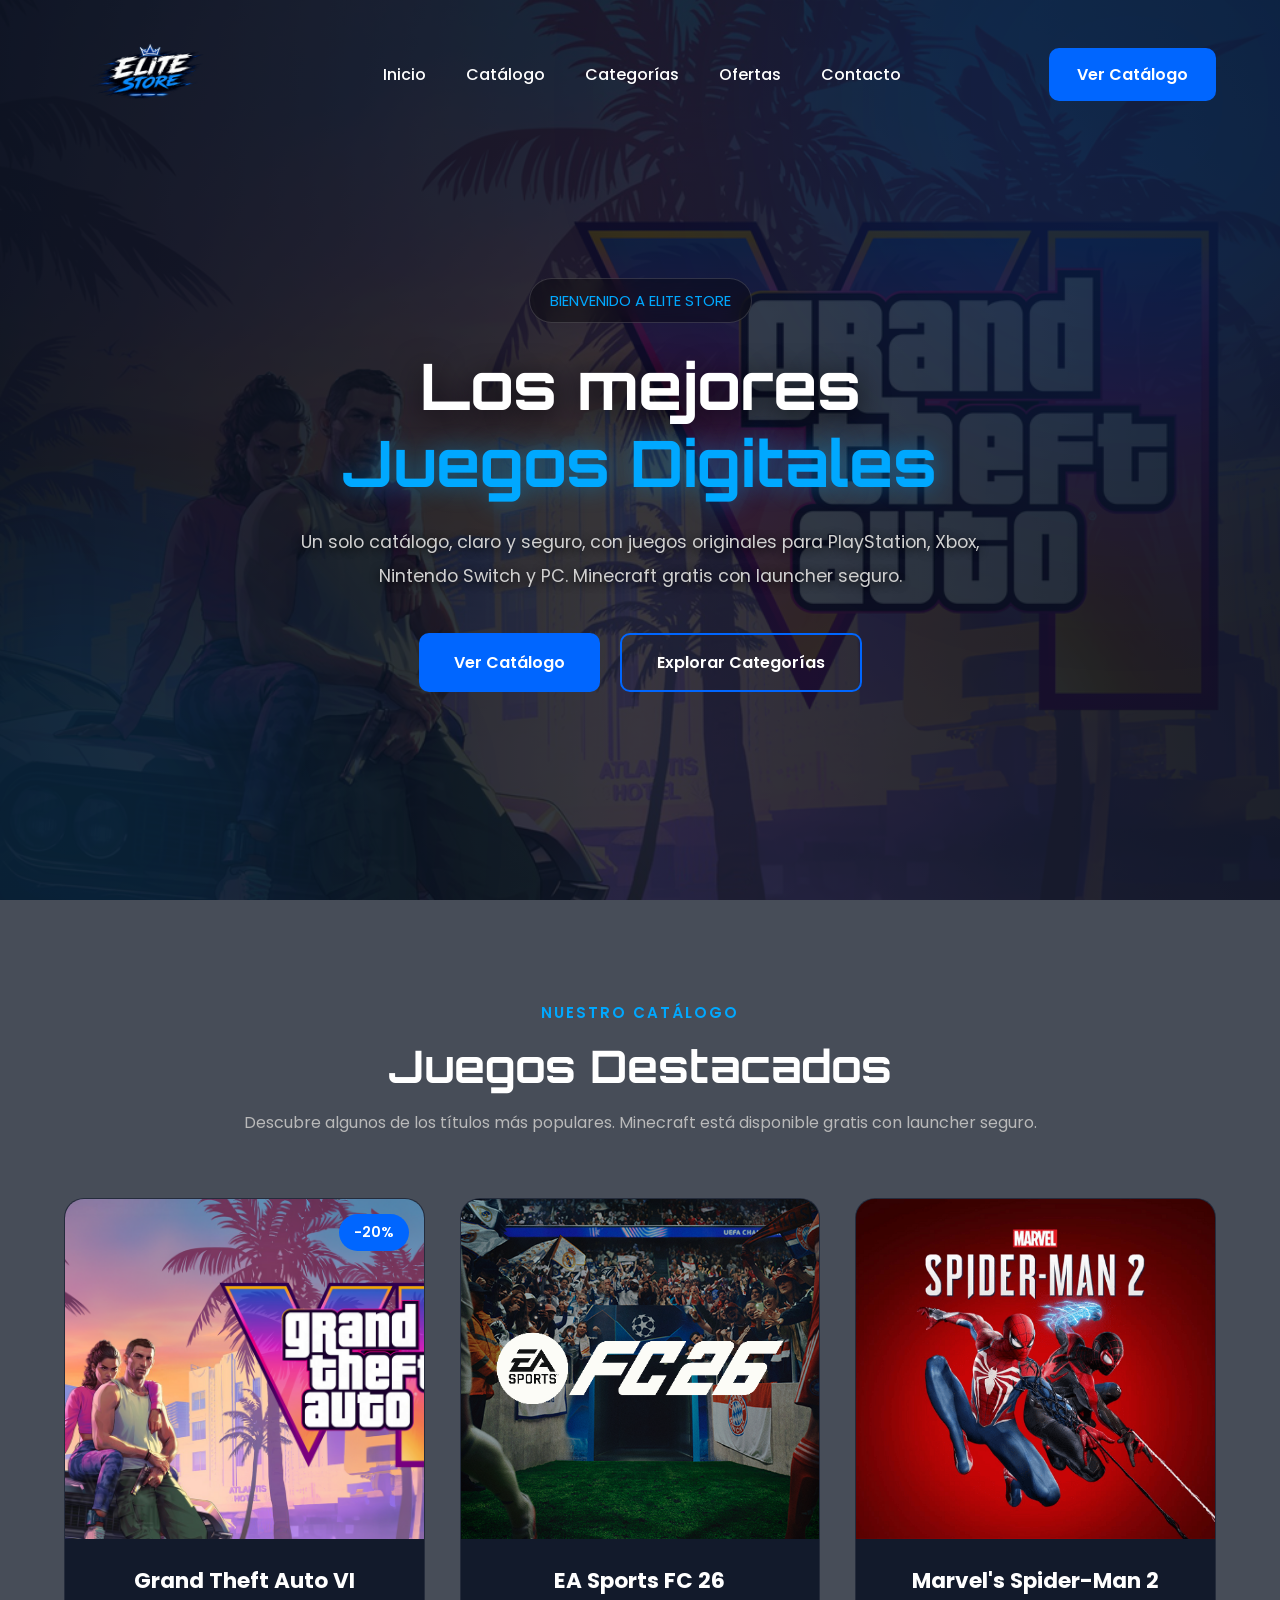
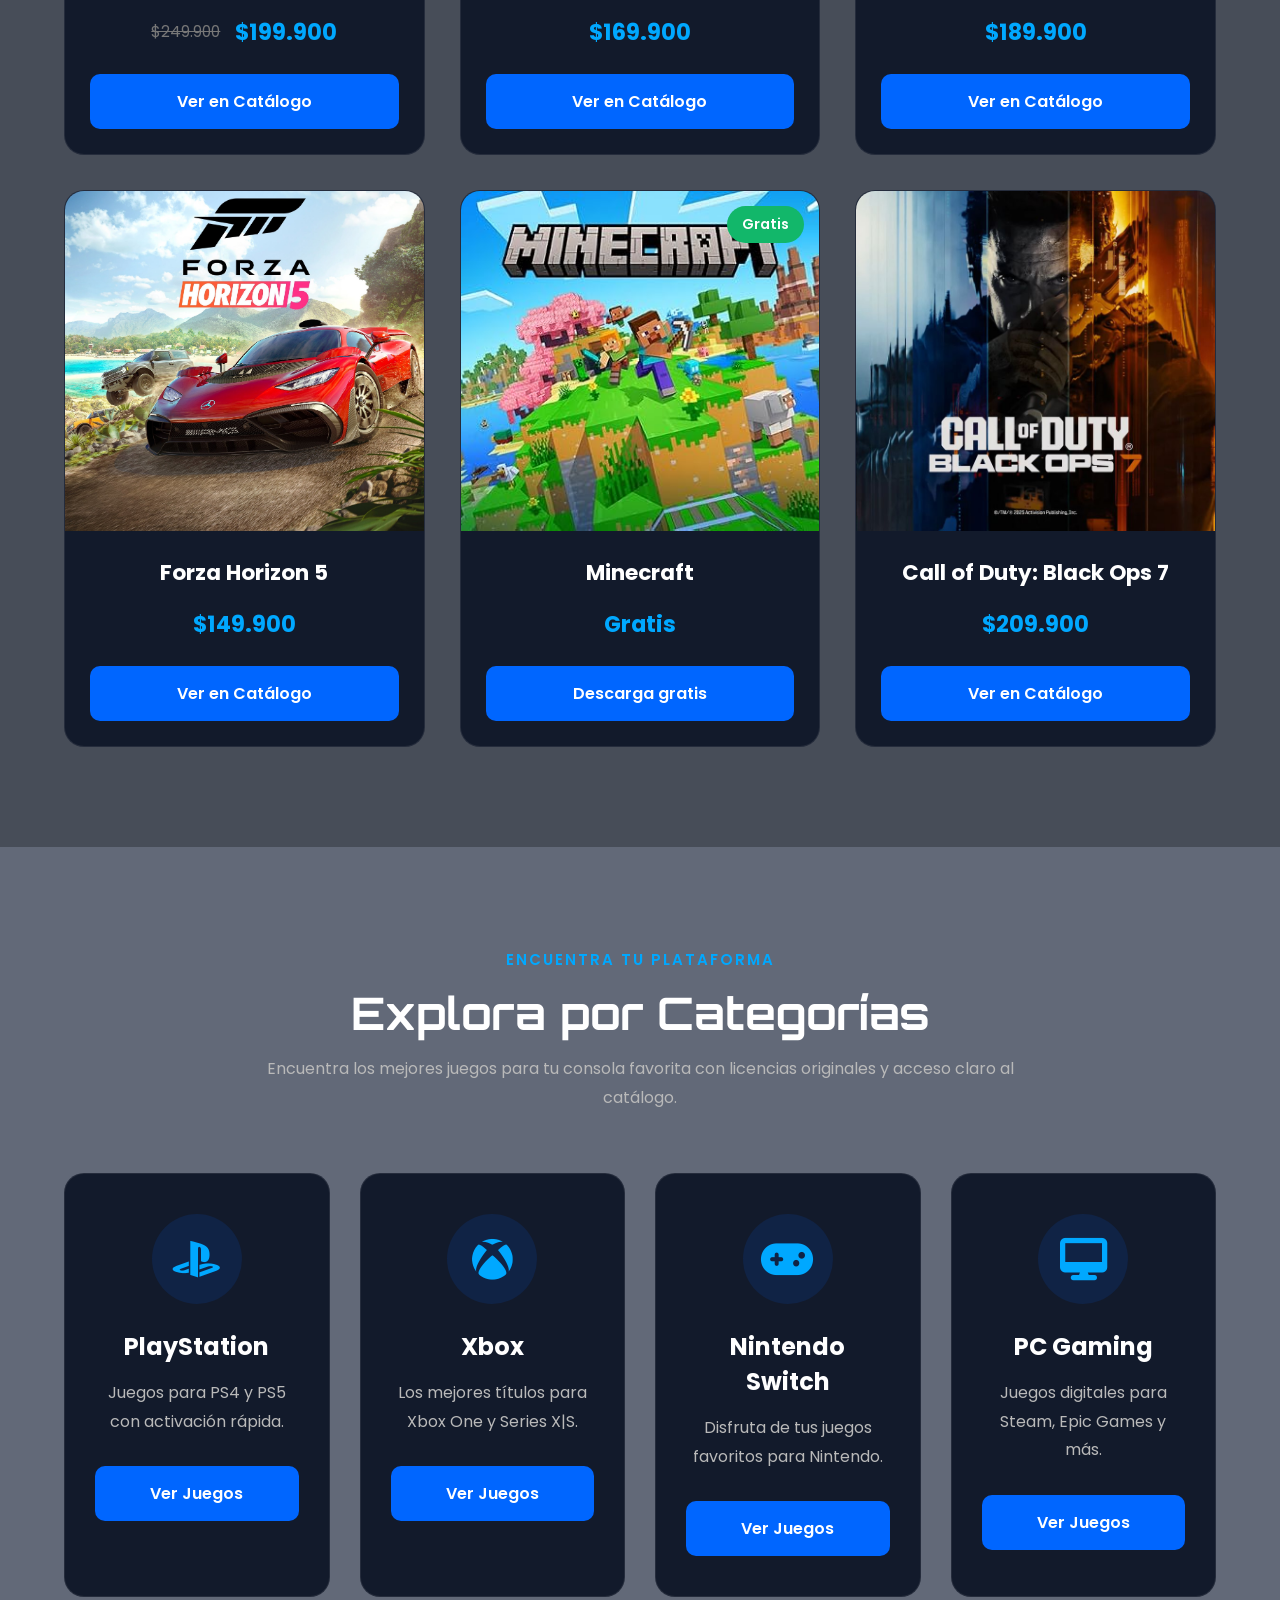
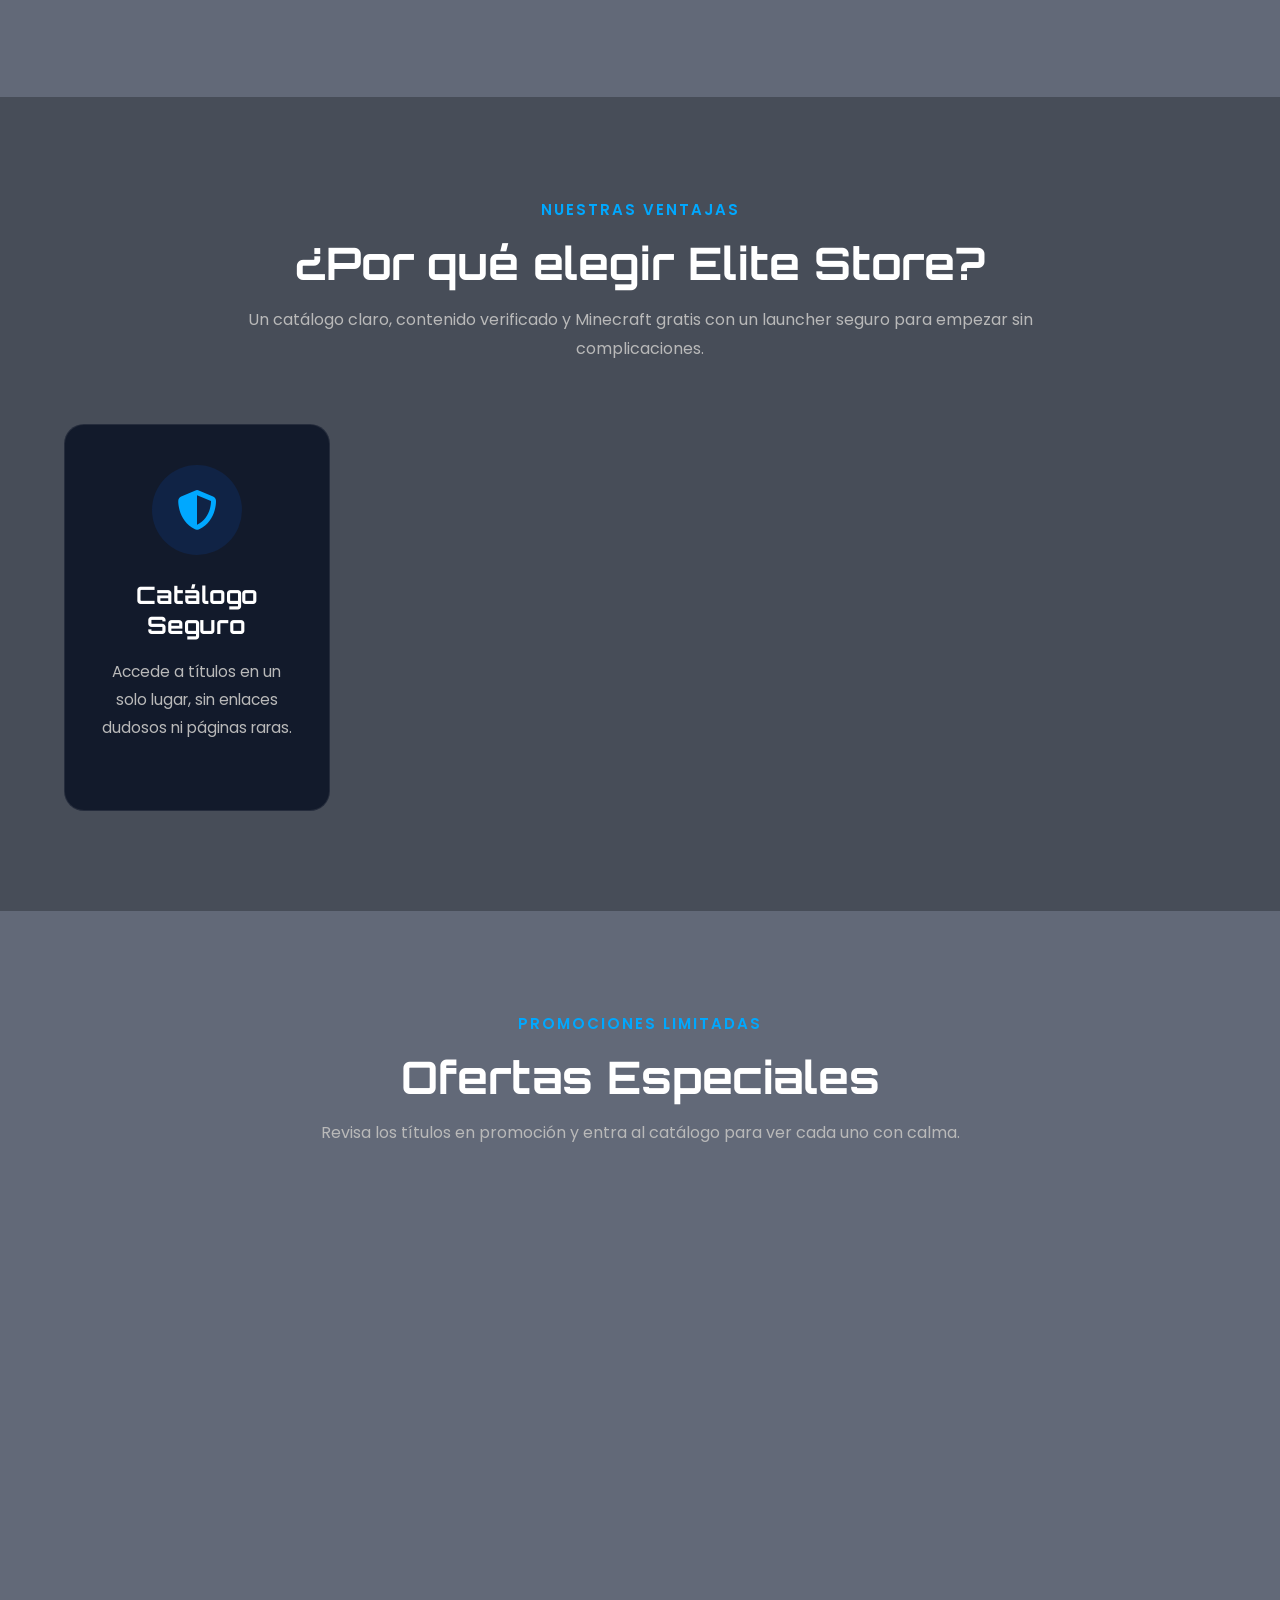
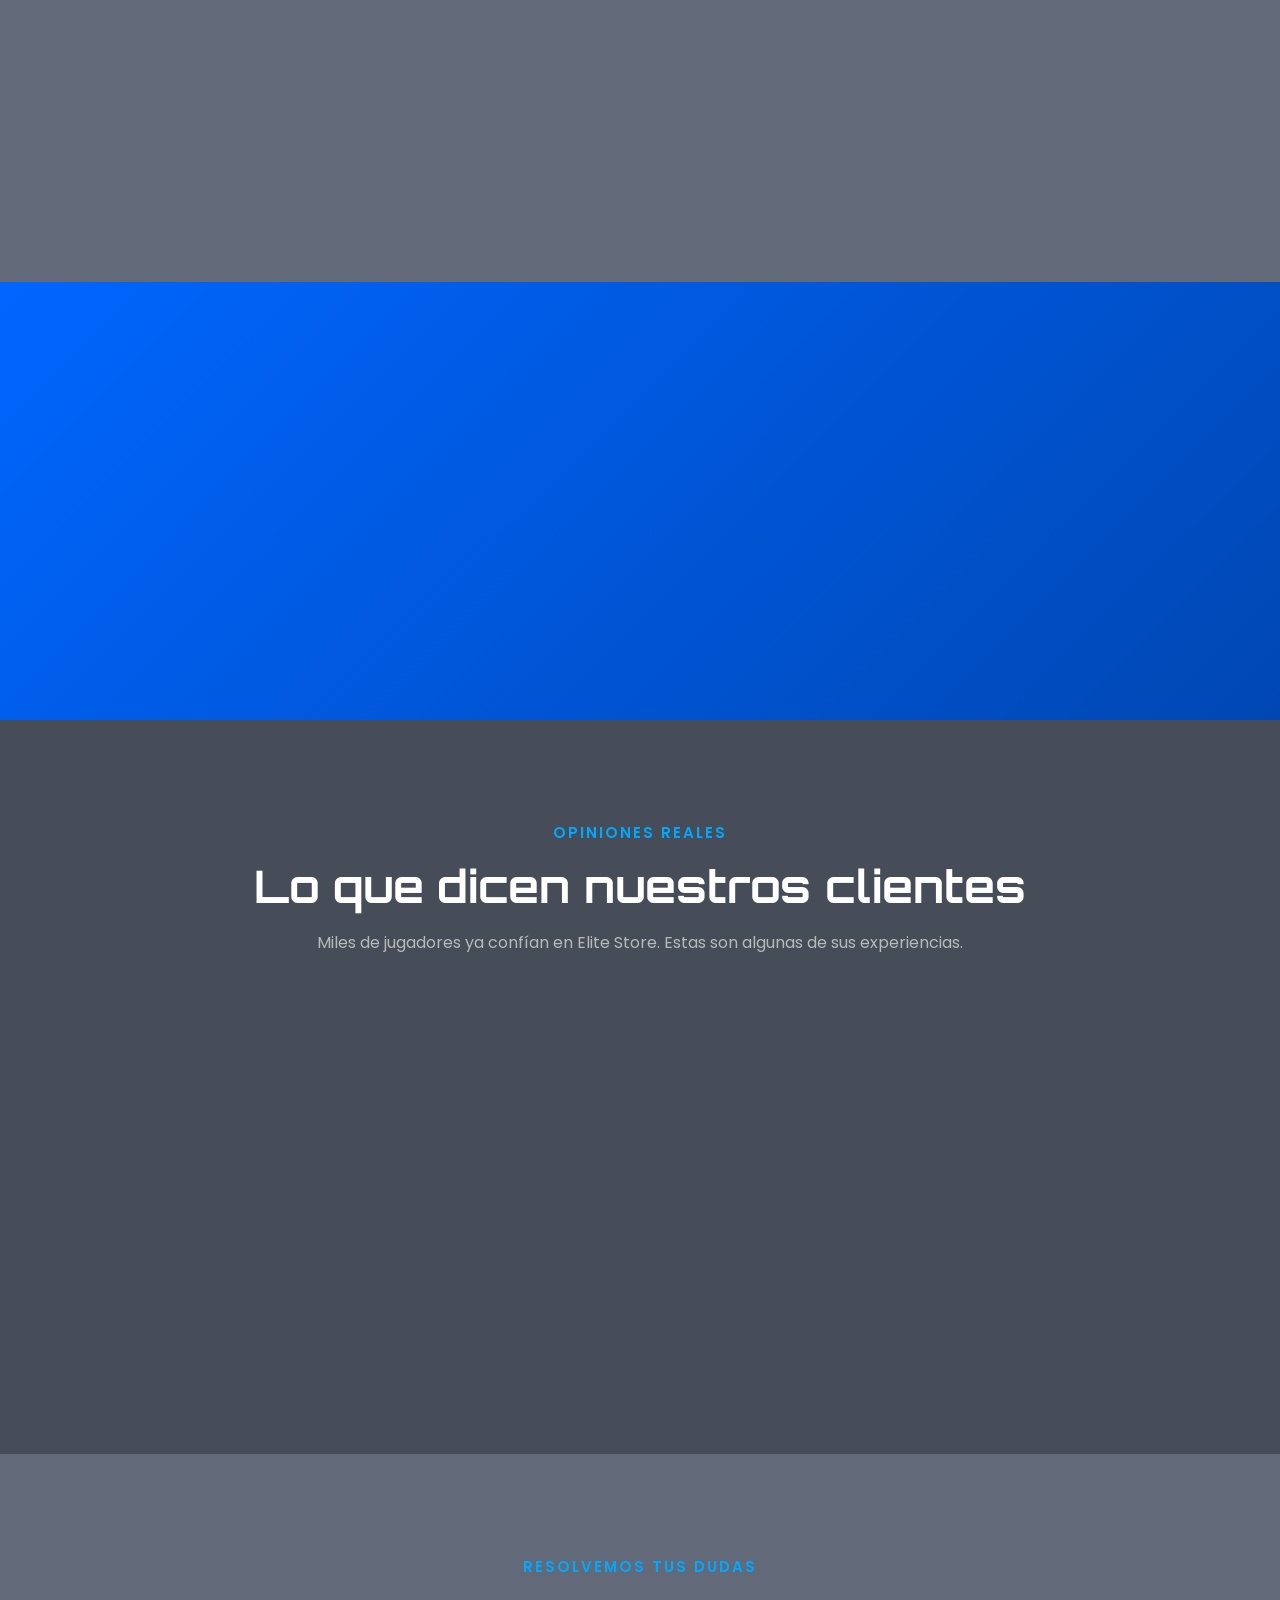
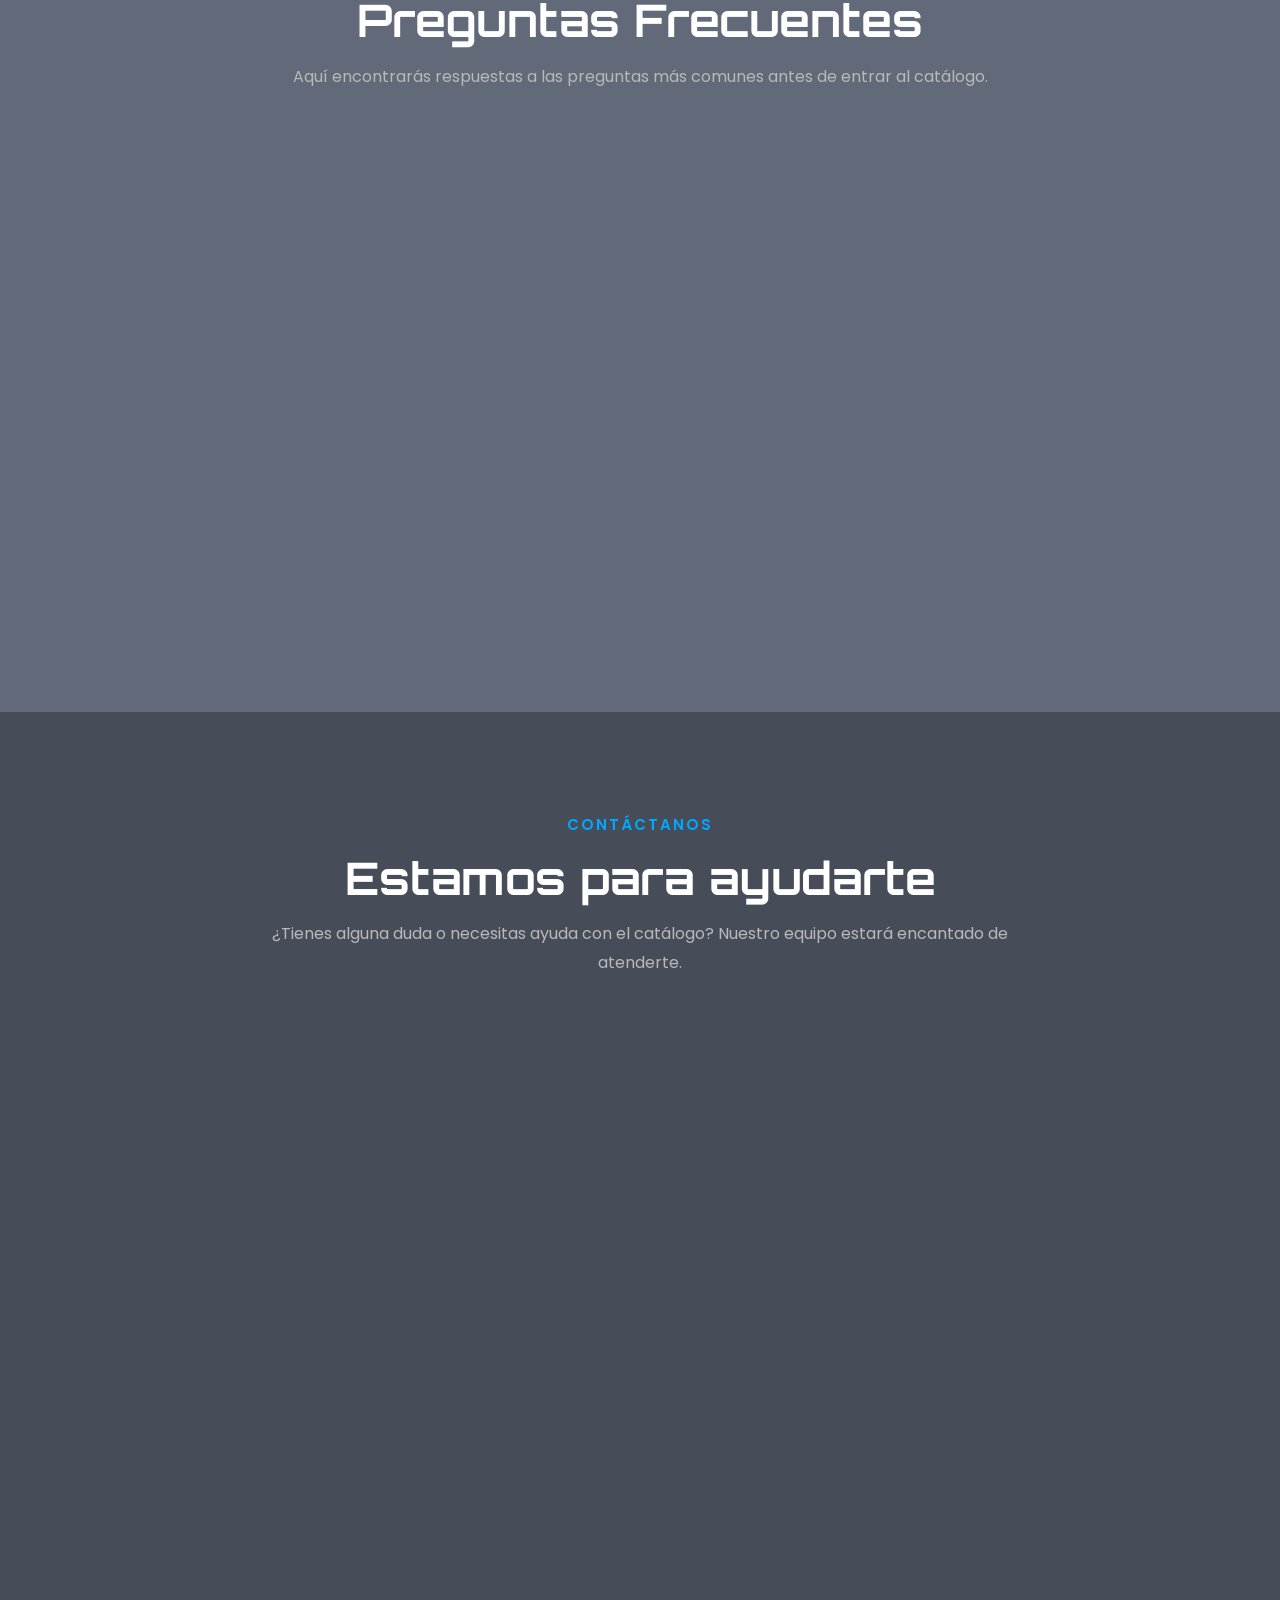
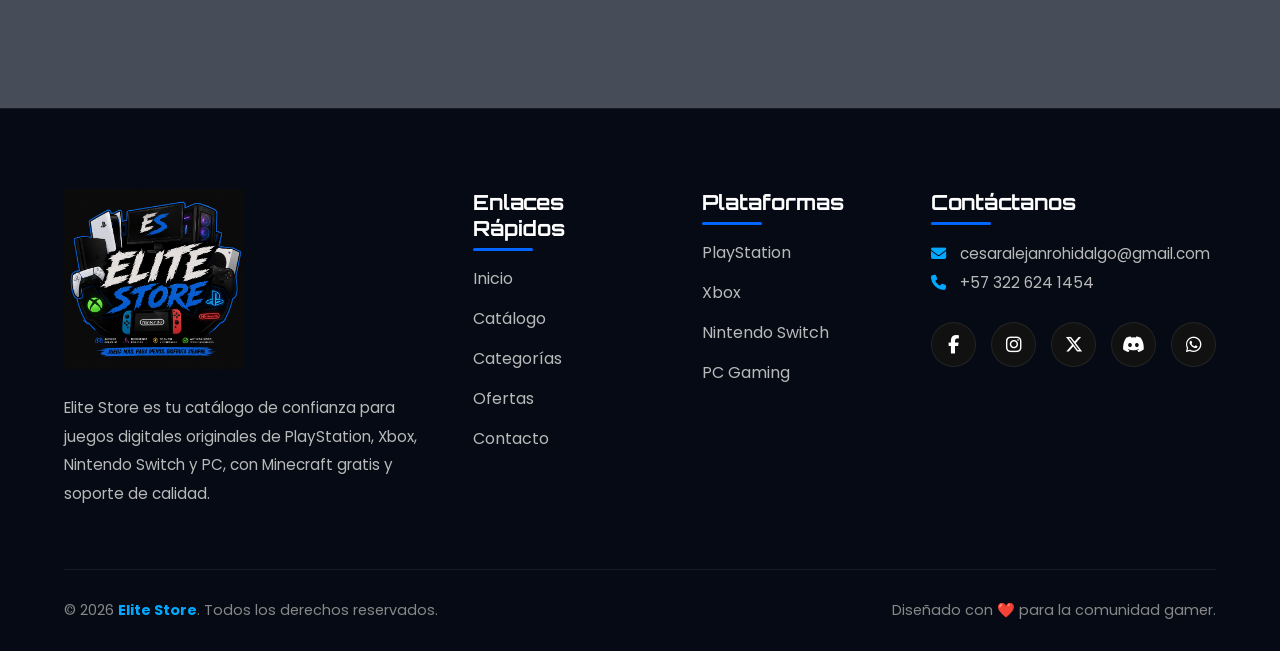
<file: index.html>
<!DOCTYPE html>
<html lang="es">

<head>
    <meta charset="UTF-8">
    <meta name="viewport" content="width=device-width, initial-scale=1.0">
    <title>Elite Store | Juegos Digitales Premium</title>
    <meta name="description" content="Catálogo de juegos digitales originales para PlayStation, Xbox, Nintendo y PC. Minecraft gratis con launcher seguro.">
    <meta name="keywords" content="Elite Store, juegos digitales, PlayStation, Xbox, Nintendo, PC, Minecraft gratis">
    <link rel="icon" href="Elite_Store_Logo(1).png.png" type="image/png">
    <link rel="preconnect" href="https://fonts.googleapis.com">
    <link rel="preconnect" href="https://fonts.gstatic.com" crossorigin>
    <link href="https://fonts.googleapis.com/css2?family=Orbitron:wght@500;700;800&family=Poppins:wght@300;400;500;600;700&display=swap" rel="stylesheet">
    <link rel="stylesheet" href="https://cdnjs.cloudflare.com/ajax/libs/font-awesome/6.7.2/css/all.min.css">
    <link rel="stylesheet" href="style.css">
</head>

<body>
<div class="loader" id="pageLoader">
    <div class="loader-ring">
        <div class="spinner"></div>
        <img src="Elite_Store_Logo(1).png.png" alt="Elite Store" class="loader-logo">
    </div>
    <p class="loader-text" id="loaderText">Cargando Elite Store</p>
</div>

<header class="header">
    <div class="container header-container">
        <a href="#inicio" class="logo"><img src="clasico.jpg.png" alt="Elite Store Logo"></a>
        <nav class="navbar">
            <ul class="nav-links">
                <li><a href="#inicio">Inicio</a></li>
                <li><a href="juegos.html">Catálogo</a></li>
                <li><a href="#categorias">Categorías</a></li>
                <li><a href="#ofertas">Ofertas</a></li>
                <li><a href="#contacto">Contacto</a></li>
            </ul>
        </nav>
        <a href="juegos.html" class="btn-header">Ver Catálogo</a>
        <button class="menu-btn" id="menuBtn" type="button" aria-label="Abrir menú">
            <i class="fa-solid fa-bars"></i>
        </button>
    </div>
</header>

<div class="mobile-menu" id="mobileMenu">
    <div class="mobile-menu-head">
        <span>Menú</span>
        <button type="button" id="closeMenu" aria-label="Cerrar menú"><i class="fa-solid fa-xmark"></i></button>
    </div>
    <a href="#inicio"><i class="fa-solid fa-house"></i> Inicio</a>
    <a href="juegos.html"><i class="fa-solid fa-gamepad"></i> Catálogo</a>
    <a href="#categorias"><i class="fa-solid fa-layer-group"></i> Categorías</a>
    <a href="#ofertas"><i class="fa-solid fa-tags"></i> Ofertas</a>
    <a href="#contacto"><i class="fa-solid fa-envelope"></i> Contacto</a>
</div>

<section class="hero" id="inicio">
    <div class="hero-slide active" style="background-image: url('gtaVI.jpg.png');"></div>
    <div class="hero-slide" style="background-image: url('fc26.jpg.png');"></div>
    <div class="hero-slide" style="background-image: url('pokemon.jpg.png');"></div>
    <div class="hero-slide" style="background-image: url('BlackMyth.jpg.png');"></div>
    <div class="hero-overlay"></div>
    <div class="container hero-container">
        <div class="hero-content">
            <span class="hero-subtitle"> BIENVENIDO A ELITE STORE</span>
            <h1>Los mejores <span id="changing-text">Juegos Digitales</span></h1>
            <p>Un solo catálogo, claro y seguro, con juegos originales para PlayStation, Xbox, Nintendo Switch y PC. Minecraft gratis con launcher seguro.</p>
            <div class="hero-buttons">
                <a href="juegos.html" class="btn-primary">Ver Catálogo</a>
                <a href="#categorias" class="btn-secondary">Explorar Categorías</a>
            </div>
        </div>
    </div>
</section>

<section class="featured-games" id="juegos">
    <div class="container">
        <div class="section-title">
            <span>Nuestro Catálogo</span>
            <h2> Juegos Destacados</h2>
            <p>Descubre algunos de los títulos más populares. Minecraft está disponible gratis con launcher seguro.</p>
        </div>
        <div class="games-grid">
            <article class="game-card">
                <div class="game-image">
                    <img src="gtaVI.jpg.png" alt="GTA VI">
                    <span class="discount">-20%</span>
                </div>
                <div class="game-info">
                    <h3>Grand Theft Auto VI</h3>
                    <div class="price"><span class="old-price">$249.900</span><span class="new-price">$199.900</span></div>
                    <a href="juegos.html" class="game-btn">Ver en Catálogo</a>
                </div>
            </article>
            <article class="game-card">
                <div class="game-image"><img src="fc26.jpg.png" alt="FC 26"></div>
                <div class="game-info">
                    <h3>EA Sports FC 26</h3>
                    <div class="price"><span class="new-price">$169.900</span></div>
                    <a href="juegos.html" class="game-btn">Ver en Catálogo</a>
                </div>
            </article>
            <article class="game-card">
                <div class="game-image"><img src="Spiderman.jpg.png" alt="Spider-Man 2"></div>
                <div class="game-info">
                    <h3>Marvel's Spider-Man 2</h3>
                    <div class="price"><span class="new-price">$189.900</span></div>
                    <a href="juegos.html" class="game-btn">Ver en Catálogo</a>
                </div>
            </article>
            <article class="game-card">
                <div class="game-image"><img src="forza.jpg.jpg" alt="Forza Horizon 5"></div>
                <div class="game-info">
                    <h3>Forza Horizon 5</h3>
                    <div class="price"><span class="new-price">$149.900</span></div>
                    <a href="juegos.html" class="game-btn">Ver en Catálogo</a>
                </div>
            </article>
            <article class="game-card">
                <div class="game-image">
                    <img src="minecraft.jpg.jpg" alt="Minecraft">
                    <span class="discount free">Gratis</span>
                </div>
                <div class="game-info">
                    <h3>Minecraft</h3>
                    <div class="price"><span class="new-price">Gratis</span></div>
                    <a href="juegos.html" class="game-btn">Descarga gratis</a>
                </div>
            </article>
            <article class="game-card">
                <div class="game-image"><img src="black.jpg.jpg" alt="Call of Duty Black Ops 7"></div>
                <div class="game-info">
                    <h3>Call of Duty: Black Ops 7</h3>
                    <div class="price"><span class="new-price">$209.900</span></div>
                    <a href="juegos.html" class="game-btn">Ver en Catálogo</a>
                </div>
            </article>
        </div>
    </div>
</section>

<section class="categories" id="categorias">
    <div class="container">
        <div class="section-title">
            <span>Encuentra tu Plataforma</span>
            <h2> Explora por Categorías</h2>
            <p>Encuentra los mejores juegos para tu consola favorita con licencias originales y acceso claro al catálogo.</p>
        </div>
        <div class="categories-grid">
            <div class="category-card">
                <div class="category-icon"><i class="fa-brands fa-playstation"></i></div>
                <h3>PlayStation</h3>
                <p>Juegos para PS4 y PS5 con activación rápida.</p>
                <a href="juegos.html?categoria=playstation" class="category-btn">Ver Juegos</a>
            </div>
            <div class="category-card">
                <div class="category-icon"><i class="fa-brands fa-xbox"></i></div>
                <h3>Xbox</h3>
                <p>Los mejores títulos para Xbox One y Series X|S.</p>
                <a href="juegos.html?categoria=xbox" class="category-btn">Ver Juegos</a>
            </div>
            <div class="category-card">
                <div class="category-icon"><i class="fa-solid fa-gamepad"></i></div>
                <h3>Nintendo Switch</h3>
                <p>Disfruta de tus juegos favoritos para Nintendo.</p>
                <a href="juegos.html?categoria=nintendo" class="category-btn">Ver Juegos</a>
            </div>
            <div class="category-card">
                <div class="category-icon"><i class="fa-solid fa-desktop"></i></div>
                <h3>PC Gaming</h3>
                <p>Juegos digitales para Steam, Epic Games y más.</p>
                <a href="juegos.html?categoria=pc" class="category-btn">Ver Juegos</a>
            </div>
        </div>
    </div>
</section>

<section class="why-us">
    <div class="container">
        <div class="section-title">
            <span>Nuestras Ventajas</span>
            <h2>¿Por qué elegir Elite Store?</h2>
            <p>Un catálogo claro, contenido verificado y Minecraft gratis con un launcher seguro para empezar sin complicaciones.</p>
        </div>
        <div class="why-grid">
            <div class="why-card"><div class="why-icon"><i class="fa-solid fa-shield-halved"></i></div><h3>Catálogo Seguro</h3><p>Accede a títulos en un solo lugar, sin enlaces dudosos ni páginas raras.</p></div>
            <div class="why-card"><div class="why-icon"><i class="fa-solid fa-download"></i></div><h3>Minecraft Gratis</h3><p>Descarga Minecraft con un launcher seguro, directo desde el catálogo.</p></div>
            <div class="why-card"><div class="why-icon"><i class="fa-solid fa-gamepad"></i></div><h3>Juegos Originales</h3><p>Trabajamos con licencias originales para ofrecer calidad, confianza y la mejor experiencia.</p></div>
            <div class="why-card"><div class="why-icon"><i class="fa-solid fa-headset"></i></div><h3>Soporte Personalizado</h3><p>Nuestro equipo está disponible para ayudarte antes, durante y después.</p></div>
        </div>
    </div>
</section>

<section class="offers" id="ofertas">
    <div class="container">
        <div class="section-title">
            <span>Promociones Limitadas</span>
            <h2> Ofertas Especiales</h2>
            <p>Revisa los títulos en promoción y entra al catálogo para ver cada uno con calma.</p>
        </div>
        <div class="offers-grid">
            <article class="offer-card">
                <span class="offer-badge">-20%</span>
                <img src="gtaVI.jpg.png" alt="Grand Theft Auto VI">
                <div class="offer-info">
                    <h3>Grand Theft Auto VI</h3>
                    <p class="offer-platform">PlayStation 5</p>
                    <div class="offer-price"><span class="old-price">$249.900</span><span class="new-price">$199.900</span></div>
                    <a href="juegos.html" class="offer-btn">Ver en Catálogo</a>
                </div>
            </article>
            <article class="offer-card">
                <span class="offer-badge">-25%</span>
                <img src="fc26.jpg.png" alt="EA Sports FC 26">
                <div class="offer-info">
                    <h3>EA Sports FC 26</h3>
                    <p class="offer-platform">PlayStation 5</p>
                    <div class="offer-price"><span class="old-price">$199.900</span><span class="new-price">$169.900</span></div>
                    <a href="juegos.html" class="offer-btn">Ver en Catálogo</a>
                </div>
            </article>
            <article class="offer-card">
                <span class="offer-badge">-20%</span>
                <img src="Spiderman.jpg.png" alt="Spider-Man 2">
                <div class="offer-info">
                    <h3>Marvel's Spider-Man 2</h3>
                    <p class="offer-platform">PlayStation 5</p>
                    <div class="offer-price"><span class="old-price">$229.900</span><span class="new-price">$189.900</span></div>
                    <a href="juegos.html" class="offer-btn">Ver en Catálogo</a>
                </div>
            </article>
        </div>
    </div>
</section>

<section class="counter">
    <div class="container">
        <div class="counter-grid">
            <div class="counter-card"><i class="fa-solid fa-users"></i><h2 class="number" data-target="10000">0</h2><p>Clientes Felices</p></div>
            <div class="counter-card"><i class="fa-solid fa-gamepad"></i><h2 class="number" data-target="500">0</h2><p>Juegos Disponibles</p></div>
            <div class="counter-card"><i class="fa-solid fa-cart-shopping"></i><h2 class="number" data-target="25000">0</h2><p>Solicitudes Realizadas</p></div>
            <div class="counter-card"><i class="fa-solid fa-headset"></i><h2>24/7</h2><p>Soporte Disponible</p></div>
        </div>
    </div>
</section>

<section class="reviews" id="reseñas">
    <div class="container">
        <div class="section-title"><span>Opiniones Reales</span><h2>Lo que dicen nuestros clientes</h2><p>Miles de jugadores ya confían en Elite Store. Estas son algunas de sus experiencias.</p></div>
        <div class="reviews-grid">
            <div class="review-card"><div class="stars"><i class="fa-solid fa-star"></i><i class="fa-solid fa-star"></i><i class="fa-solid fa-star"></i><i class="fa-solid fa-star"></i><i class="fa-solid fa-star"></i></div><p class="review-text">"Excelente servicio. Encontré mi juego en el catálogo y en pocos minutos ya lo estaba disfrutando. Muy recomendado."</p><div class="review-user"><img src="hombre.jpg.jpg" alt="Cliente"><div><h4>Carlos Ramírez</h4><span>Cliente Verificado</span></div></div></div>
            <div class="review-card"><div class="stars"><i class="fa-solid fa-star"></i><i class="fa-solid fa-star"></i><i class="fa-solid fa-star"></i><i class="fa-solid fa-star"></i><i class="fa-solid fa-star"></i></div><p class="review-text">"Minecraft gratis y el launcher seguro. Todo claro y sin complicaciones."</p><div class="review-user"><img src="mujer.jpg.jpg" alt="Cliente"><div><h4>Laura Gómez</h4><span>Cliente Verificado</span></div></div></div>
            <div class="review-card"><div class="stars"><i class="fa-solid fa-star"></i><i class="fa-solid fa-star"></i><i class="fa-solid fa-star"></i><i class="fa-solid fa-star"></i><i class="fa-solid fa-star"></i></div><p class="review-text">"Busqué para Xbox y el catálogo está ordenado. Definitivamente vuelvo a Elite Store."</p><div class="review-user"><img src="gente.jpg.jpg" alt="Cliente"><div><h4>Andrés Martínez</h4><span>Cliente Verificado</span></div></div></div>
        </div>
    </div>
</section>

<section class="faq" id="faq">
    <div class="container">
        <div class="section-title"><span>Resolvemos tus dudas</span><h2>Preguntas Frecuentes</h2><p>Aquí encontrarás respuestas a las preguntas más comunes antes de entrar al catálogo.</p></div>
        <div class="faq-container">
            <div class="faq-item"><button class="faq-question">¿Los juegos son 100% originales?<i class="fa-solid fa-plus"></i></button><div class="faq-answer"><p>Sí. Todos nuestros juegos y activaciones son completamente originales y seguros.</p></div></div>
            <div class="faq-item"><button class="faq-question">¿Minecraft es gratis?<i class="fa-solid fa-plus"></i></button><div class="faq-answer"><p>Sí. Minecraft está disponible gratis con un launcher seguro. Entras al catálogo, completas el formulario y se abre la descarga.</p></div></div>
            <div class="faq-item"><button class="faq-question">¿Cuánto tarda la entrega?<i class="fa-solid fa-plus"></i></button><div class="faq-answer"><p>La mayoría de las entregas se realizan en pocos minutos. En algunos casos puede tardar un poco más dependiendo del método de activación.</p></div></div>
            <div class="faq-item"><button class="faq-question">¿Puedo solicitar ayuda?<i class="fa-solid fa-plus"></i></button><div class="faq-answer"><p>Claro. Nuestro equipo de soporte estará disponible para ayudarte antes, durante y después.</p></div></div>
            <div class="faq-item"><button class="faq-question">¿Qué plataformas manejan?<i class="fa-solid fa-plus"></i></button><div class="faq-answer"><p>Trabajamos con PlayStation, Xbox, Nintendo Switch y PC, ofreciendo una gran variedad de juegos digitales.</p></div></div>
        </div>
    </div>
</section>

<section class="contact" id="contacto">
    <div class="container">
        <div class="section-title"><span>Contáctanos</span><h2>Estamos para ayudarte</h2><p>¿Tienes alguna duda o necesitas ayuda con el catálogo? Nuestro equipo estará encantado de atenderte.</p></div>
        <div class="contact-container">
            <div class="contact-info">
                <h3>Información de Contacto</h3>
                <p>Puedes comunicarte con nosotros por cualquiera de los siguientes medios.</p>
                <div class="info-item"><i class="fa-solid fa-envelope"></i><span>cesaralejanrohidalgo@gmail.com</span></div>
                <div class="info-item"><i class="fa-solid fa-phone"></i><span>+57 322 624 1454</span></div>
                <div class="info-item"><i class="fa-brands fa-whatsapp"></i><span>WhatsApp Disponible</span></div>
                <div class="info-item"><i class="fa-solid fa-clock"></i><span>Atención 24/7</span></div>
                <div class="social-links">
                    <a href="#" aria-label="Facebook"><i class="fa-brands fa-facebook-f"></i></a>
                    <a href="#" aria-label="Instagram"><i class="fa-brands fa-instagram"></i></a>
                    <a href="#" aria-label="X"><i class="fa-brands fa-x-twitter"></i></a>
                    <a href="#" aria-label="Discord"><i class="fa-brands fa-discord"></i></a>
                </div>
            </div>
            <div class="contact-form">
                <form id="contactForm" action="https://formsubmit.co/ajax/cesaralejanrohidalgo@gmail.com" method="POST">
                    <input type="hidden" name="_subject" value="Nueva consulta - Elite Store">
                    <input type="hidden" name="_captcha" value="false">
                    <input type="hidden" name="_template" value="table">
                    <input type="text" id="contactName" name="Nombre" placeholder="Nombre Completo" required>
                    <input type="email" id="contactEmail" name="Correo" placeholder="Correo Electrónico" required>
                    <input type="text" id="contactSubject" name="Asunto" placeholder="Asunto" required>
                    <textarea id="contactMessage" name="Mensaje" rows="6" placeholder="Escribe tu mensaje..." required></textarea>
                    <button type="submit"><i class="fa-solid fa-paper-plane"></i> Enviar Mensaje</button>
                </form>
            </div>
        </div>
    </div>
</section>

<footer class="footer">
    <div class="container">
        <div class="footer-content">
            <div class="footer-column">
                <img src="Elite_Store_Logo(1).png.png" alt="Elite Store Logo" class="footer-logo">
                <p>Elite Store es tu catálogo de confianza para juegos digitales originales de PlayStation, Xbox, Nintendo Switch y PC, con Minecraft gratis y soporte de calidad.</p>
            </div>
            <div class="footer-column"><h3>Enlaces Rápidos</h3><ul><li><a href="#inicio">Inicio</a></li><li><a href="juegos.html">Catálogo</a></li><li><a href="#categorias">Categorías</a></li><li><a href="#ofertas">Ofertas</a></li><li><a href="#contacto">Contacto</a></li></ul></div>
            <div class="footer-column"><h3>Plataformas</h3><ul><li><a href="juegos.html?categoria=playstation">PlayStation</a></li><li><a href="juegos.html?categoria=xbox">Xbox</a></li><li><a href="juegos.html?categoria=nintendo">Nintendo Switch</a></li><li><a href="juegos.html?categoria=pc">PC Gaming</a></li></ul></div>
            <div class="footer-column"><h3>Contáctanos</h3><p><i class="fa-solid fa-envelope"></i> cesaralejanrohidalgo@gmail.com</p><p><i class="fa-solid fa-phone"></i> +57 322 624 1454</p><div class="footer-social"><a href="#"><i class="fa-brands fa-facebook-f"></i></a><a href="#"><i class="fa-brands fa-instagram"></i></a><a href="#"><i class="fa-brands fa-x-twitter"></i></a><a href="#"><i class="fa-brands fa-discord"></i></a><a href="#"><i class="fa-brands fa-whatsapp"></i></a></div></div>
        </div>
        <hr>
        <div class="footer-bottom"><p>© 2026 <strong>Elite Store</strong>. Todos los derechos reservados.</p><p>Diseñado con ❤️ para la comunidad gamer.</p></div>
    </div>
</footer>

<a href="#inicio" class="scroll-top" aria-label="Volver arriba"><i class="fa-solid fa-arrow-up"></i></a>
<div class="toast" id="toast"><i class="fa-solid fa-circle-check"></i><div class="toast-content"><h4>¡Listo!</h4><p id="toast-message">Operación realizada correctamente.</p></div></div>
<script src="script.js"></script>
<script src="//code.tidio.co/mbxzj22eeelqectrsqr3rmegukefbfu6.js" async></script>
</body>
</html>
</file>
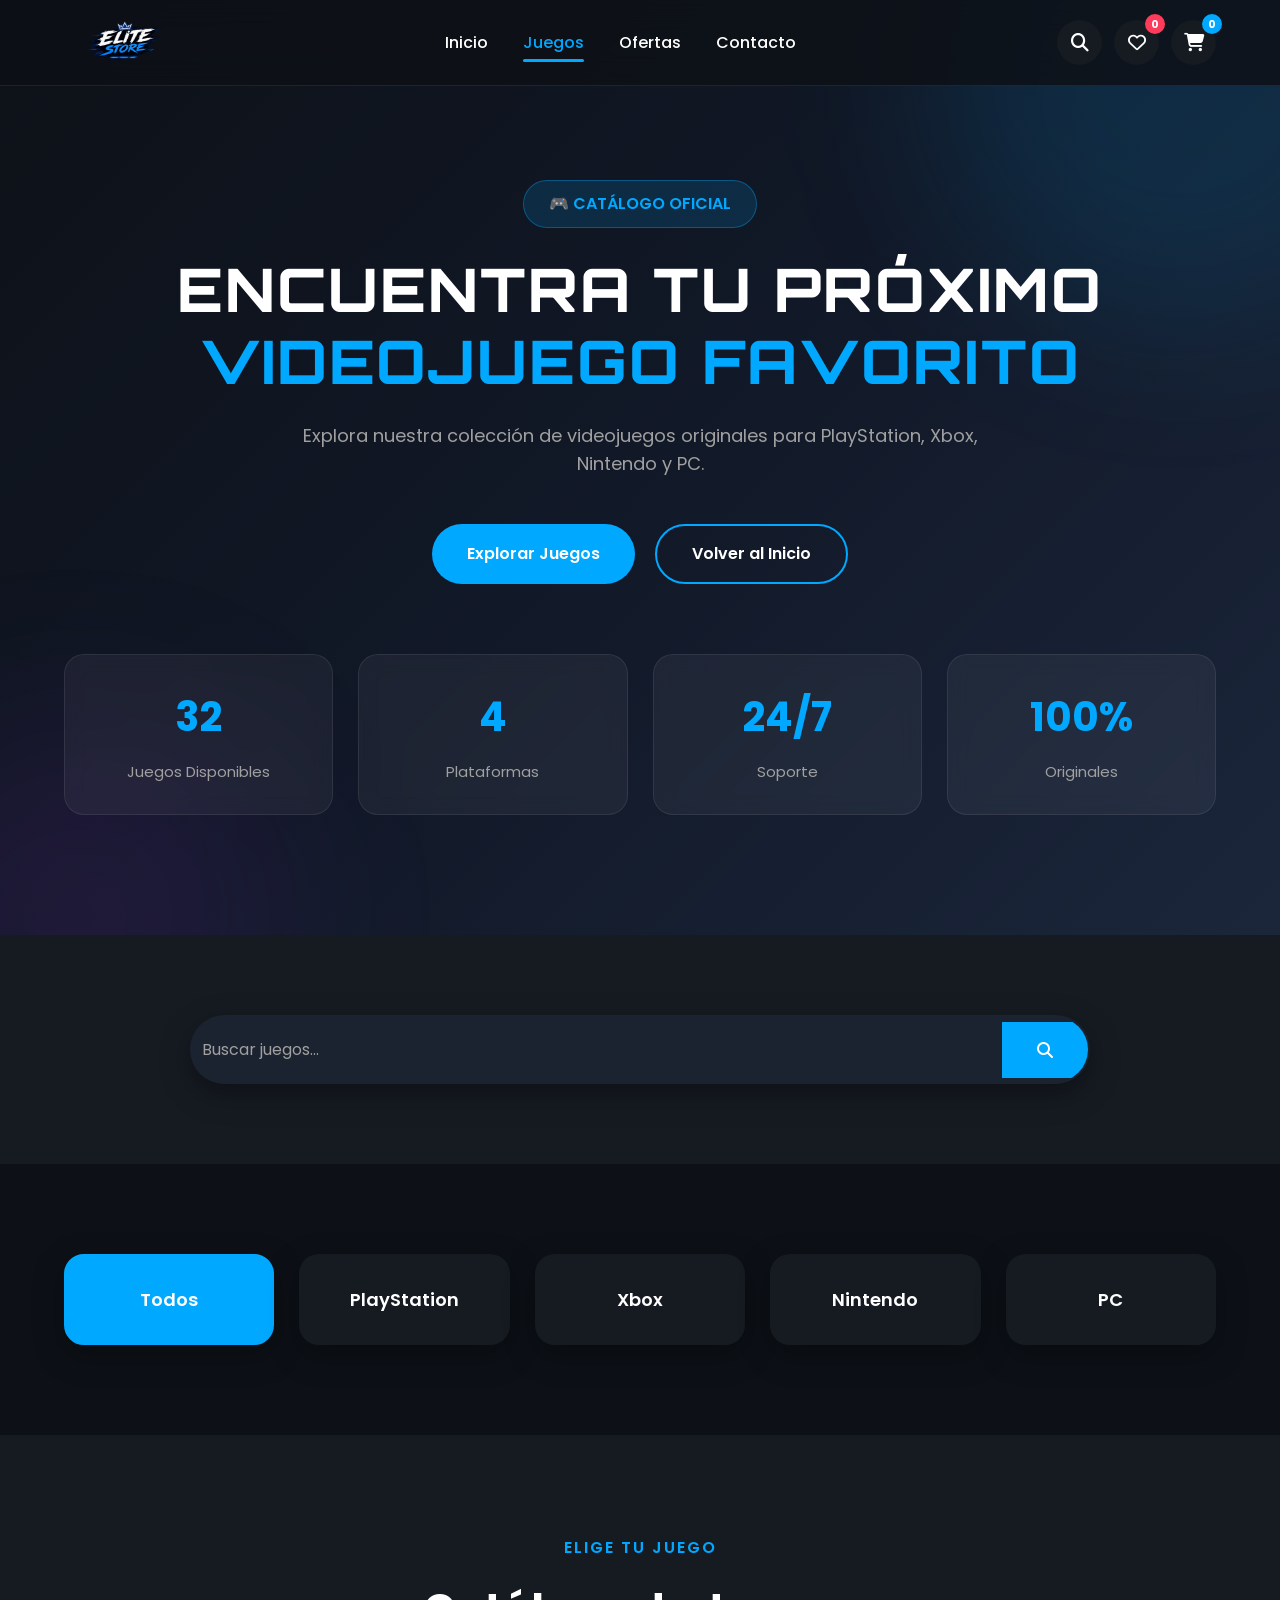
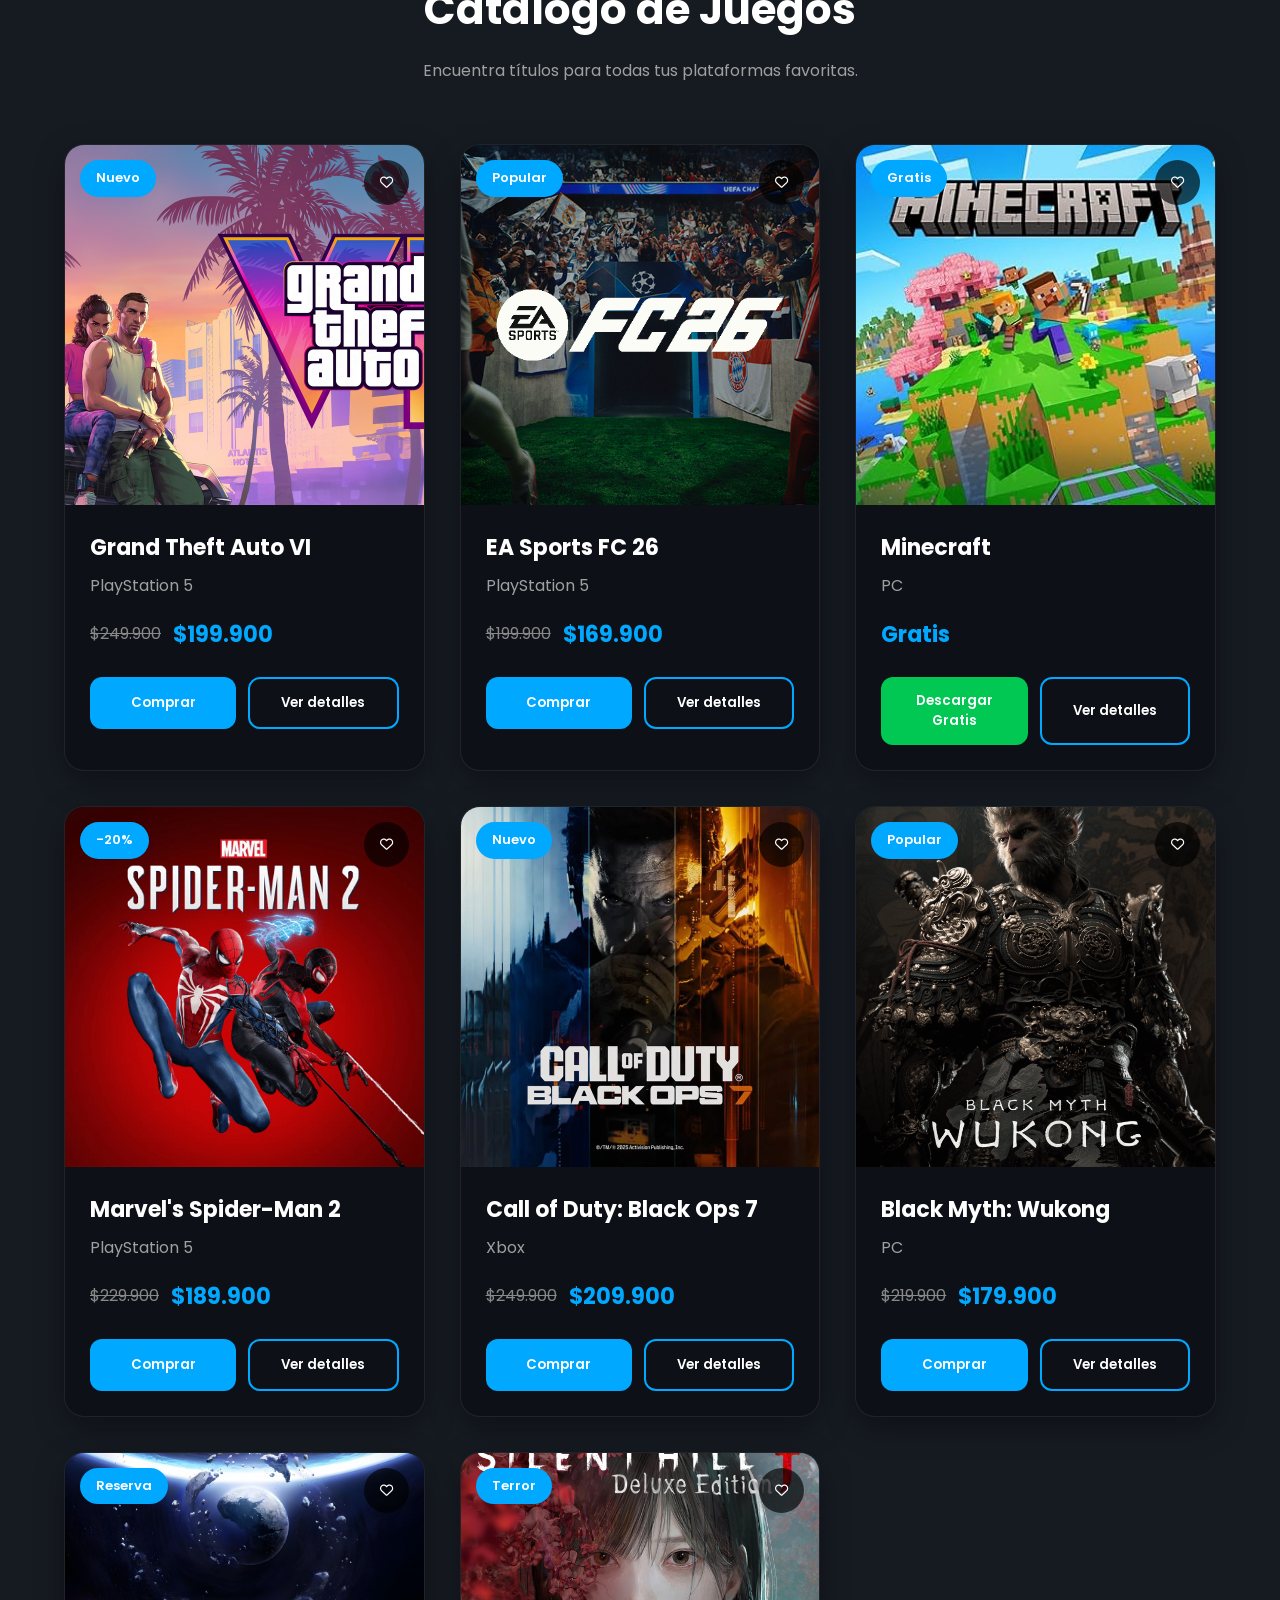
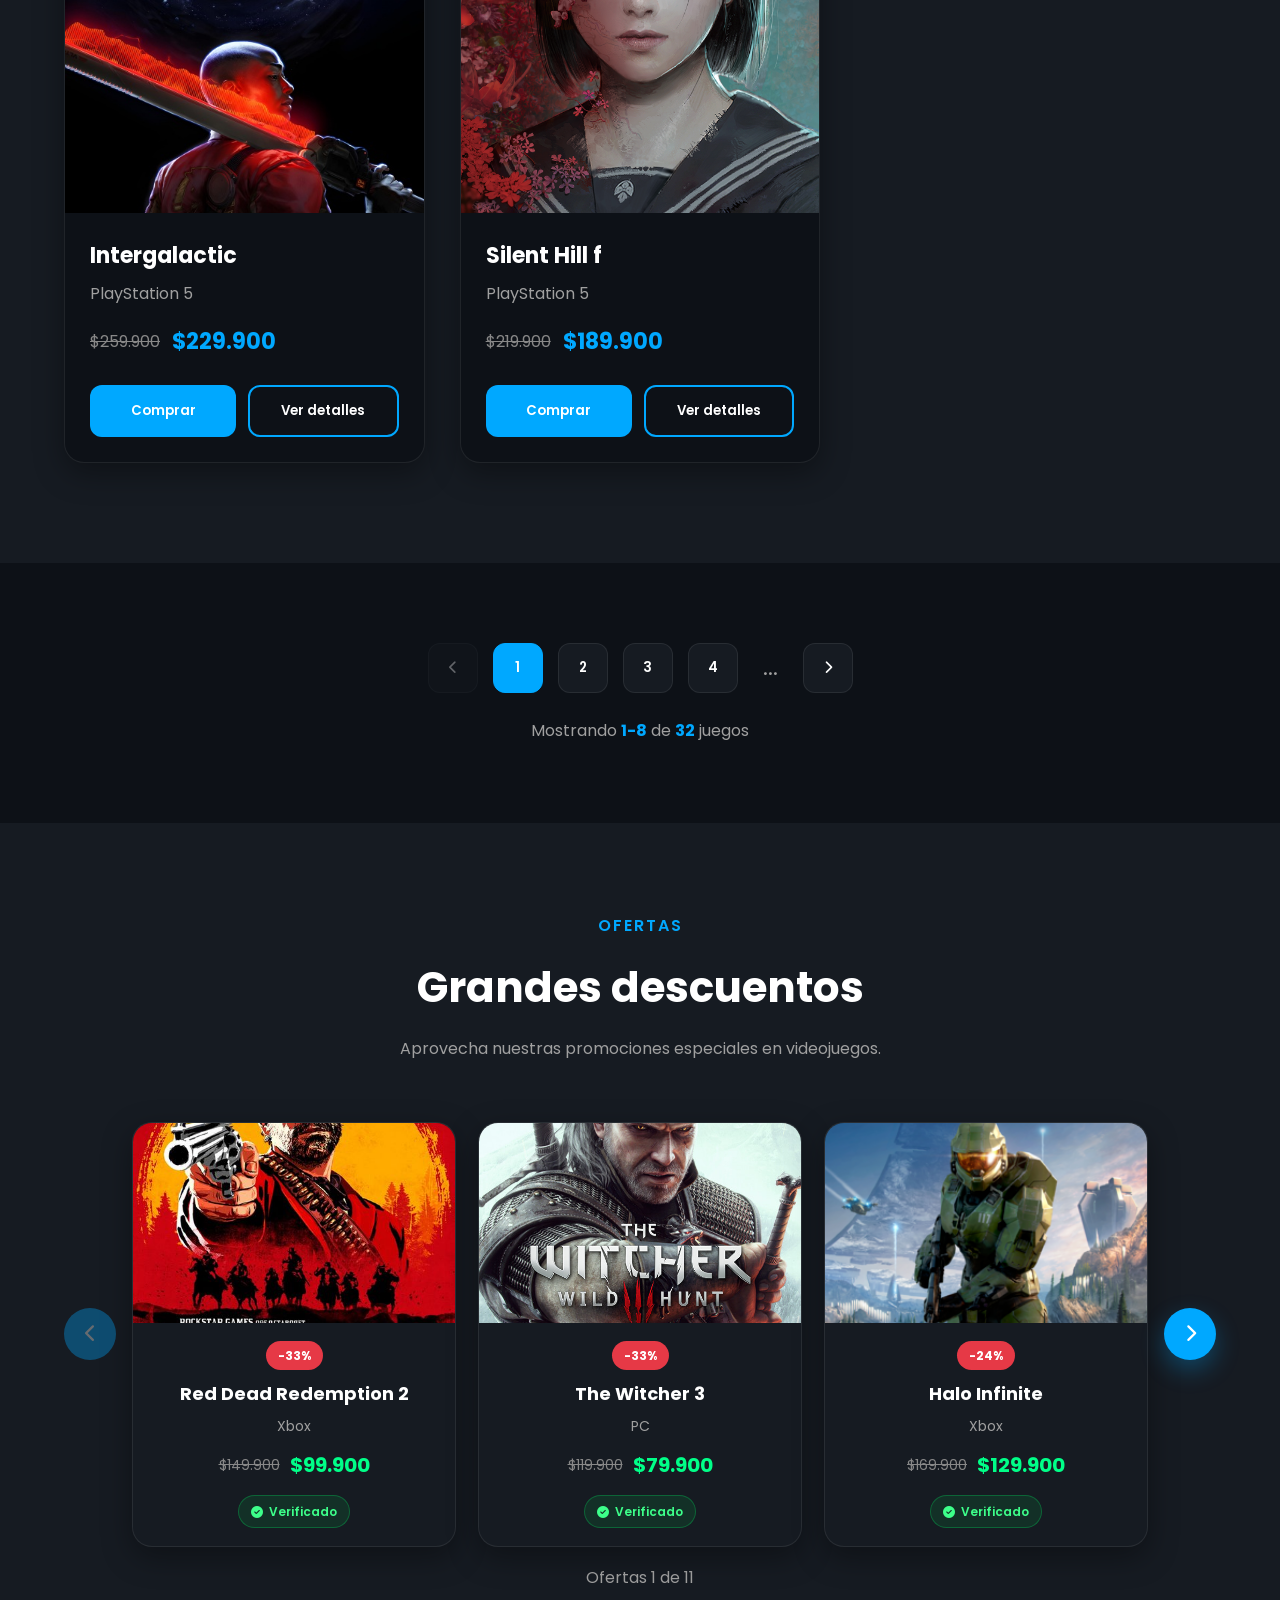
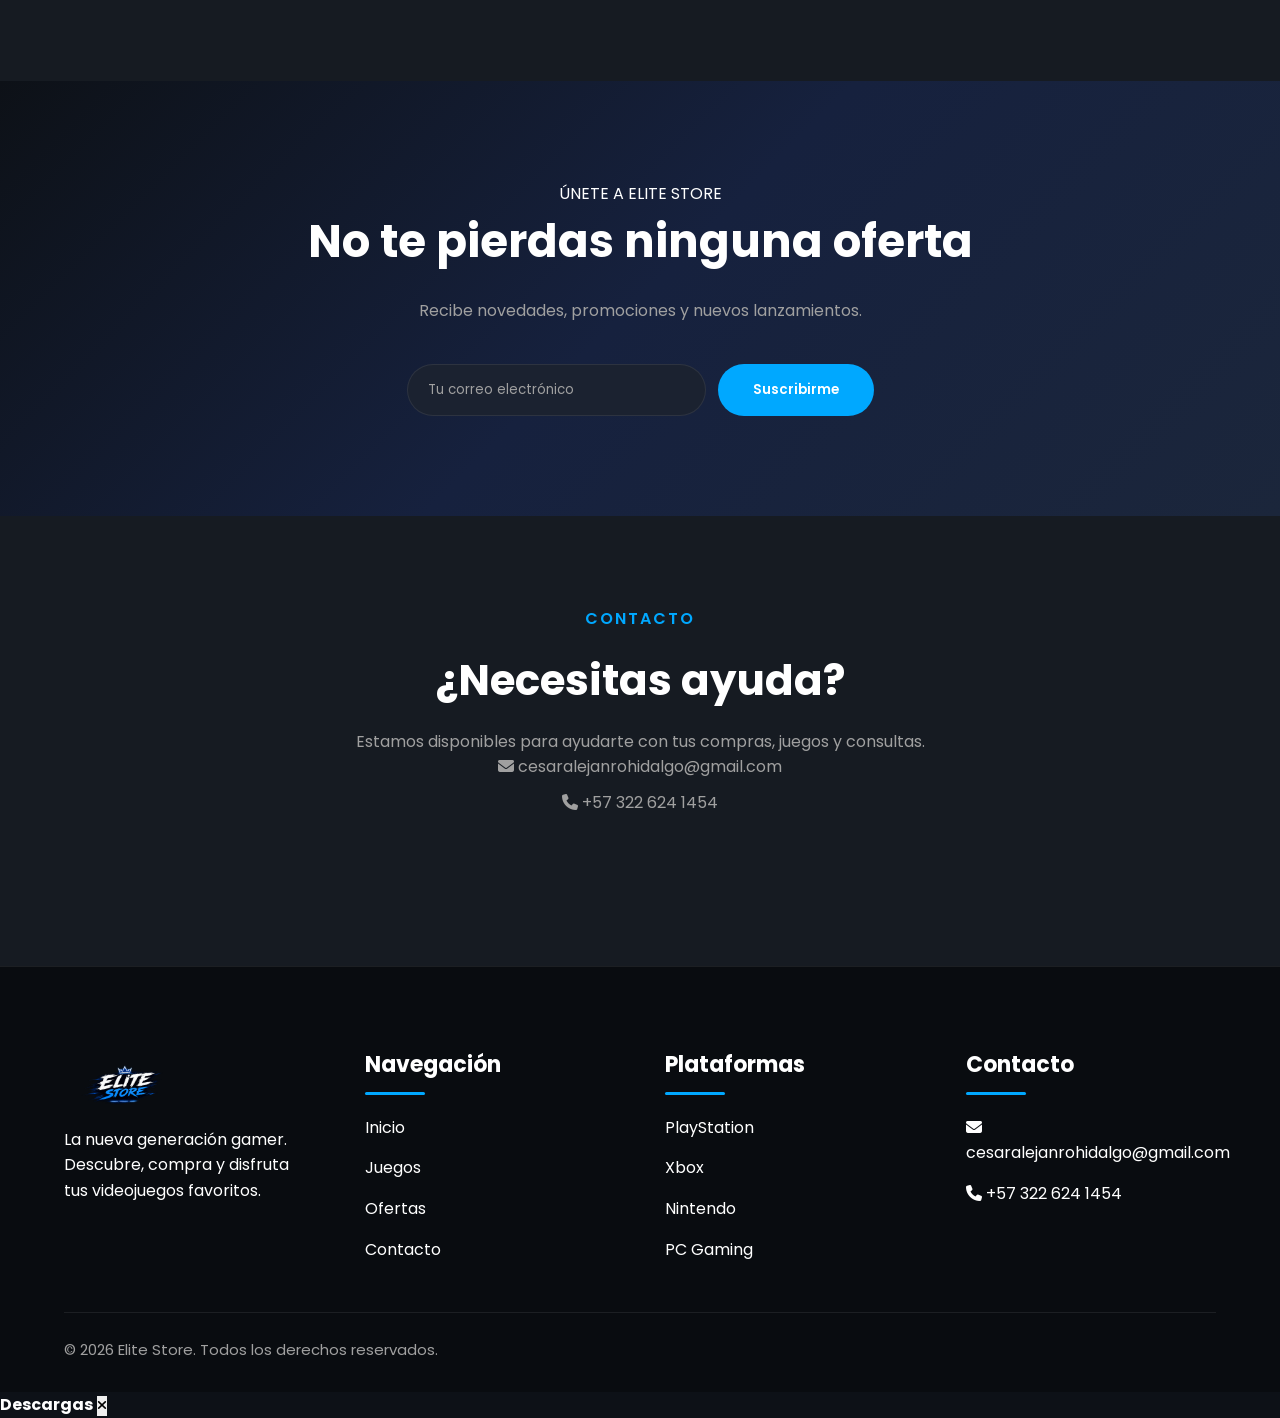
<file: juegos.html>
<!DOCTYPE html>
<html lang="es">

<head>
    <meta charset="UTF-8">
    <meta name="viewport" content="width=device-width, initial-scale=1.0">
    <title>Catálogo | Elite Store</title>
    <link rel="preconnect" href="https://fonts.googleapis.com">
    <link rel="preconnect" href="https://fonts.gstatic.com" crossorigin>
    <link href="https://fonts.googleapis.com/css2?family=Orbitron:wght@400;500;600;700;800;900&family=Poppins:wght@300;400;500;600;700;800&display=swap" rel="stylesheet">
    <link rel="stylesheet" href="https://cdnjs.cloudflare.com/ajax/libs/font-awesome/6.5.2/css/all.min.css">
    <link rel="stylesheet" href="juegos.css">
    <link rel="icon" type="image/png" href="Elite_Store_Logo(1).png.png">
</head>

<body>

<header class="header">
    <div class="container header-container">
        <a href="index.html" class="logo">
            <img src="clasico.jpg.png" alt="Elite Store">
        </a>
        <nav class="header-nav">
            <ul>
                <li><a href="index.html">Inicio</a></li>
                <li><a href="juegos.html" class="active">Juegos</a></li>
                <li><a href="#ofertas">Ofertas</a></li>
                <li><a href="#contacto">Contacto</a></li>
            </ul>
        </nav>
        <div class="header-icons">
            <button class="header-icon" id="headerSearchBtn" aria-label="Buscar juegos">
                <i class="fa-solid fa-magnifying-glass"></i>
            </button>
            <button class="header-icon" id="favoritesBtn" aria-label="Favoritos">
                <i class="fa-regular fa-heart"></i>
                <span id="favorites-count">0</span>
            </button>
            <button class="header-icon cart-icon" id="cartBtn" aria-label="Carrito">
                <i class="fa-solid fa-cart-shopping"></i>
                <span id="cart-count">0</span>
            </button>
        </div>
    </div>
</header>

<section class="catalog-hero">
    <div class="container">
        <div class="catalog-hero-content">
            <span class="hero-badge">🎮 CATÁLOGO OFICIAL</span>
            <h1>Encuentra tu próximo <span>videojuego favorito</span></h1>
            <p>Explora nuestra colección de videojuegos originales para PlayStation, Xbox, Nintendo y PC.</p>
            <div class="hero-buttons">
                <a href="#catalogo" class="btn-primary">Explorar Juegos</a>
                <a href="index.html" class="btn-secondary">Volver al Inicio</a>
            </div>
        </div>
        <div class="hero-stats">
            <div class="hero-stat"><strong>32</strong><span>Juegos Disponibles</span></div>
            <div class="hero-stat"><strong>4</strong><span>Plataformas</span></div>
            <div class="hero-stat"><strong>24/7</strong><span>Soporte</span></div>
            <div class="hero-stat"><strong>100%</strong><span>Originales</span></div>
        </div>
    </div>
</section>

<section class="search-section">
    <div class="container">
        <div class="search-box">
            <input type="text" id="searchInput" placeholder="Buscar juegos..." autocomplete="off">
            <button id="searchBtn" aria-label="Buscar"><i class="fa-solid fa-magnifying-glass"></i></button>
        </div>
    </div>
</section>

<section class="filters">
    <div class="container">
        <div class="filter-buttons">
            <button class="filter-btn active" data-filter="all">Todos</button>
            <button class="filter-btn" data-filter="playstation">PlayStation</button>
            <button class="filter-btn" data-filter="xbox">Xbox</button>
            <button class="filter-btn" data-filter="nintendo">Nintendo</button>
            <button class="filter-btn" data-filter="pc">PC</button>
        </div>
    </div>
</section>

<section class="games" id="catalogo">
    <div class="container">
        <div class="section-title">
            <span>ELIGE TU JUEGO</span>
            <h2>Catálogo de Juegos</h2>
            <p>Encuentra títulos para todas tus plataformas favoritas.</p>
        </div>
        <div class="games-grid" id="gamesGrid"></div>
    </div>
</section>

<section class="pagination-section">
    <div class="container">
        <div class="pagination">
            <button class="page-btn" id="prevPage" aria-label="Página anterior"><i class="fa-solid fa-chevron-left"></i></button>
            <button class="page-number active" data-page="1">1</button>
            <button class="page-number" data-page="2">2</button>
            <button class="page-number" data-page="3">3</button>
            <button class="page-number" data-page="4">4</button>
            <span class="dots">...</span>
            <button class="page-btn" id="nextPage" aria-label="Página siguiente"><i class="fa-solid fa-chevron-right"></i></button>
        </div>
        <p class="pagination-info" id="paginationInfo">Mostrando 1–8 de 32 juegos</p>
    </div>
</section>

<section class="catalog-extra" id="ofertas">
    <div class="container">
        <div class="section-title">
            <span>OFERTAS</span>
            <h2>Grandes descuentos</h2>
            <p>Aprovecha nuestras promociones especiales en videojuegos.</p>
        </div>
        <div class="offers-slider" id="offersSlider">
            <button class="offer-arrow" id="offerPrev" type="button" aria-label="Anterior">
                <i class="fa-solid fa-chevron-left"></i>
            </button>
            <div class="offers-track" id="offersTrack"></div>
            <button class="offer-arrow" id="offerNext" type="button" aria-label="Siguiente">
                <i class="fa-solid fa-chevron-right"></i>
            </button>
        </div>
        <p class="offers-dots" id="offersDots"></p>
    </div>
</section>

<section class="newsletter">
    <div class="container">
        <div class="newsletter-content">
            <div>
                <span>ÚNETE A ELITE STORE</span>
                <h2>No te pierdas ninguna oferta</h2>
                <p>Recibe novedades, promociones y nuevos lanzamientos.</p>
            </div>
            <form id="newsletterForm" action="https://formsubmit.co/ajax/cesaralejanrohidalgo@gmail.com" method="POST">
                <input type="hidden" name="_subject" value="Nueva suscripción - Elite Store">
                <input type="hidden" name="_captcha" value="false">
                <input type="hidden" name="_template" value="table">
                <input type="email" id="newsletterEmail" name="Correo" placeholder="Tu correo electrónico" required>
                <button type="submit" class="btn-primary">Suscribirme</button>
            </form>
        </div>
    </div>
</section>

<section class="catalog-extra" id="contacto">
    <div class="container">
        <div class="section-title">
            <span>CONTACTO</span>
            <h2>¿Necesitas ayuda?</h2>
            <p>Estamos disponibles para ayudarte con tus compras, juegos y consultas.</p>
            <div class="contact-data">
                <p><i class="fa-solid fa-envelope"></i> cesaralejanrohidalgo@gmail.com</p>
                <p><i class="fa-solid fa-phone"></i> +57 322 624 1454</p>
            </div>
        </div>
    </div>
</section>

<footer class="footer">
    <div class="container">
        <div class="footer-content">
            <div class="footer-brand">
                <a href="index.html" class="logo"><img src="clasico.jpg.png" alt="Elite Store"></a>
                <p>La nueva generación gamer. Descubre, compra y disfruta tus videojuegos favoritos.</p>
            </div>
            <div class="footer-column">
                <h3>Navegación</h3>
                <ul>
                    <li><a href="index.html">Inicio</a></li>
                    <li><a href="juegos.html">Juegos</a></li>
                    <li><a href="#ofertas">Ofertas</a></li>
                    <li><a href="#contacto">Contacto</a></li>
                </ul>
            </div>
            <div class="footer-column">
                <h3>Plataformas</h3>
                <ul>
                    <li><a href="#catalogo">PlayStation</a></li>
                    <li><a href="#catalogo">Xbox</a></li>
                    <li><a href="#catalogo">Nintendo</a></li>
                    <li><a href="#catalogo">PC Gaming</a></li>
                </ul>
            </div>
            <div class="footer-column">
                <h3>Contacto</h3>
                <ul>
                    <li><a href="mailto:cesaralejanrohidalgo@gmail.com"><i class="fa-solid fa-envelope"></i> cesaralejanrohidalgo@gmail.com</a></li>
                    <li><a href="tel:+573226241454"><i class="fa-solid fa-phone"></i> +57 322 624 1454</a></li>
                </ul>
            </div>
        </div>
        <div class="footer-bottom">
            <p>© 2026 Elite Store. Todos los derechos reservados.</p>
        </div>
    </div>
</footer>

<button class="scroll-top" id="scrollTop" aria-label="Volver arriba"><i class="fa-solid fa-arrow-up"></i></button>

<div class="notification" id="notification" role="status" aria-live="polite">
    <i class="fa-solid fa-circle-check"></i>
    <span id="notification-text">Juego agregado al carrito.</span>
</div>

<div class="downloads-panel" id="downloadsPanel" aria-live="polite">
    <div class="downloads-header">
        <strong>Descargas</strong>
        <button type="button" id="closeDownloads" aria-label="Cerrar descargas"><i class="fa-solid fa-xmark"></i></button>
    </div>
    <div class="downloads-list" id="downloadsList"></div>
</div>

<!-- MODAL DE COMPRA / DESCARGA -->
<div class="purchase-modal" id="purchaseModal" aria-hidden="true">
    <div class="purchase-overlay" id="purchaseOverlay"></div>
    <div class="purchase-box" role="dialog" aria-modal="true" aria-labelledby="purchaseTitle">
        <button type="button" class="close-purchase" id="closePurchase" aria-label="Cerrar ventana">
            <i class="fa-solid fa-xmark"></i>
        </button>
        <div class="purchase-header">
            <span>ELITE STORE</span>
            <h2 id="purchaseTitle">Completa tu solicitud</h2>
            <p>Ingresa tus datos para continuar.</p>
        </div>
        <form id="purchaseForm" class="purchase-form" action="https://formsubmit.co/cesaralejanrohidalgo@gmail.com" method="POST">
            <input type="hidden" name="_subject" value="🎮 Nueva solicitud - Elite Store">
            <input type="hidden" name="_template" value="table">
            <input type="hidden" name="_captcha" value="false">
            <input type="hidden" name="_replyto" id="purchaseReplyTo" value="">
            <div class="purchase-field">
                <label for="purchaseGame">Juego <span>*</span></label>
                <select id="purchaseGame" name="Juego" required>
                    <option value="" disabled selected>Selecciona un juego</option>
                </select>
            </div>
            <div class="purchase-field">
                <label for="purchasePlatform">Plataforma <span>*</span></label>
                <select id="purchasePlatform" name="Plataforma" required>
                    <option value="" disabled selected>Selecciona una plataforma</option>
                </select>
            </div>
            <div class="purchase-field">
                <label for="purchaseName">Nombre completo <span>*</span></label>
                <input type="text" id="purchaseName" name="Nombre" placeholder="Escribe tu nombre completo" required>
            </div>
            <div class="purchase-field">
                <label for="purchaseEmail">Correo electrónico <span>*</span></label>
                <input type="email" id="purchaseEmail" name="Correo" placeholder="ejemplo@correo.com" required>
            </div>
            <div class="purchase-field">
                <label for="purchasePhone">Teléfono <span>*</span></label>
                <input type="tel" id="purchasePhone" name="Telefono" placeholder="+57 300 000 0000" required>
            </div>
            <div class="purchase-price">
                <span>Precio / Tipo</span>
                <strong id="purchasePrice">Selecciona un juego</strong>
            </div>
            <button type="submit" class="purchase-submit" id="purchaseSubmitBtn">
                <i class="fa-solid fa-credit-card"></i> Confirmar
            </button>
            <p class="purchase-note">
                <i class="fa-solid fa-shield-halved"></i>
                Tus datos serán utilizados para registrar tu solicitud.
            </p>
        </form>
    </div>
</div>

<!-- MODAL DEL CARRITO -->
<div class="cart-modal" id="cartModal" aria-hidden="true">
    <div class="cart-overlay" id="cartOverlay"></div>
    <div class="cart-box" role="dialog" aria-modal="true">
        <button type="button" class="close-cart" id="closeCart" aria-label="Cerrar carrito"><i class="fa-solid fa-xmark"></i></button>
        <div class="cart-header">
            <span>ELITE STORE</span>
            <h2 id="cartTitle"><i class="fa-solid fa-cart-shopping"></i> Mi carrito</h2>
            <p>Revisa los juegos que has agregado antes de realizar tu compra.</p>
        </div>
        <div class="cart-content" id="cartContent"></div>
        <div class="cart-empty" id="cartEmpty">
            <i class="fa-solid fa-cart-shopping"></i>
            <h3>Tu carrito está vacío</h3>
            <p>Agrega algunos videojuegos para comenzar tu compra.</p>
            <button type="button" class="cart-continue" id="cartContinue"><i class="fa-solid fa-gamepad"></i> Seguir comprando</button>
        </div>
        <div class="cart-summary" id="cartSummary">
            <div class="cart-summary-row"><span>Juegos seleccionados</span><strong id="cartItemsTotal">0</strong></div>
            <div class="cart-summary-row total-row"><span>Total</span><strong id="cartTotal">$0</strong></div>
        </div>
        <div class="cart-actions" id="cartActions">
            <button type="button" class="cart-delete-selected" id="deleteSelectedCart"><i class="fa-solid fa-trash"></i> Eliminar seleccionados</button>
            <button type="button" class="cart-buy-all" id="buyAllCart"><i class="fa-solid fa-credit-card"></i> Comprar todo</button>
        </div>
        <p class="cart-note"><i class="fa-solid fa-shield-halved"></i> Puedes eliminar productos o seleccionar los juegos que deseas comprar.</p>
    </div>
</div>

<script src="juegos.js"></script>
</body>
</html>
</file>
<file: style.css>
/*========================================
            GOOGLE FONTS
=========================================*/

@import url('https://fonts.googleapis.com/css2?family=Orbitron:wght@500;700;800&family=Poppins:wght@300;400;500;600;700&display=swap');


/*========================================
                VARIABLES
=========================================*/

:root {
    --primary: #0066ff;
    --primary-light: #00a8ff;
    --dark: #0a1220;
    --dark-light: #121a2b;
    --white: #ffffff;
    --gray: #b9b9b9;
    --border: rgba(255,255,255,.08);
    --shadow: 0 15px 40px rgba(0,102,255,.20);
    --transition: .35s ease;
    --bg-gradient: linear-gradient(145deg, #0a1220 0%, #0e1a30 45%, #0a1628 100%);
}


/*========================================
                RESET
=========================================*/

* {
    margin: 0;
    padding: 0;
    box-sizing: border-box;
    scroll-behavior: smooth;
}

html { font-size: 16px; }

body {
    font-family: 'Poppins', sans-serif;
    background: var(--bg-gradient);
    background-attachment: fixed;
    color: var(--white);
    overflow-x: hidden;
}

body.modal-open { overflow: hidden; }

img { width: 100%; display: block; }
a { text-decoration: none; color: inherit; }
ul { list-style: none; }
button { border: none; cursor: pointer; font-family: inherit; }


/*========================================
          ESTILOS GENERALES
=========================================*/

.container {
    width: 90%;
    max-width: 1300px;
    margin: auto;
}

section { padding: 100px 0; }


/*========================================
          TITULOS GENERALES
=========================================*/

.section-title {
    width: 100%;
    max-width: 800px;
    margin: 0 auto 60px;
    text-align: center;
}

.section-title span {
    color: var(--primary-light);
    font-size: 15px;
    font-weight: 600;
    letter-spacing: 2px;
    text-transform: uppercase;
}

.section-title h2 {
    font-family: 'Orbitron', sans-serif;
    font-size: 2.8rem;
    margin: 15px 0;
    line-height: 1.2;
}

.section-title p {
    color: var(--gray);
    font-size: 1rem;
    line-height: 1.8;
}


/*========================================
                BOTONES
=========================================*/

.btn-primary,
.btn-secondary,
.btn-header,
.game-btn,
.category-btn,
.offer-btn,
.contact-form button {
    display: inline-flex;
    align-items: center;
    justify-content: center;
    padding: 15px 35px;
    border-radius: 10px;
    transition: var(--transition);
    font-weight: 600;
}

.btn-primary,
.btn-header,
.game-btn,
.category-btn,
.offer-btn,
.contact-form button {
    background: var(--primary);
    color: var(--white);
}

.btn-primary:hover,
.btn-header:hover,
.game-btn:hover,
.category-btn:hover,
.offer-btn:hover,
.contact-form button:hover {
    background: var(--primary-light);
    transform: translateY(-4px);
    box-shadow: var(--shadow);
}

.btn-secondary {
    border: 2px solid var(--primary);
    color: var(--white);
}

.btn-secondary:hover {
    background: var(--primary);
}


/*========================================
        SCROLL PERSONALIZADO
=========================================*/

::-webkit-scrollbar { width: 10px; }
::-webkit-scrollbar-track { background: #111; }
::-webkit-scrollbar-thumb { background: var(--primary); border-radius: 20px; }
::-webkit-scrollbar-thumb:hover { background: var(--primary-light); }


/*========================================
                HEADER
=========================================*/

.header {
    position: fixed;
    top: 0; left: 0;
    width: 100%;
    z-index: 1000;
    padding: 18px 0;
    transition: .4s ease;
}

.header.scrolled {
    background: rgba(10, 18, 32, .88);
    backdrop-filter: blur(15px);
    box-shadow: 0 10px 30px rgba(0,0,0,.35);
}

.header-container {
    display: flex;
    justify-content: space-between;
    align-items: center;
}

.logo { display: flex; align-items: center; }
.logo img { width: 170px; transition: .3s; }
.logo:hover img { transform: scale(1.05); }

.nav-links {
    display: flex;
    align-items: center;
    gap: 40px;
}

.nav-links li a {
    color: var(--white);
    font-size: 16px;
    font-weight: 500;
    transition: .3s;
    position: relative;
}

.nav-links li a::after {
    content: "";
    position: absolute;
    left: 0; bottom: -8px;
    width: 0; height: 2px;
    background: var(--primary);
    transition: .3s;
}

.nav-links li a:hover { color: var(--primary-light); }
.nav-links li a:hover::after { width: 100%; }

.btn-header { padding: 14px 28px; }
.menu-btn { display: none; font-size: 28px; color: var(--white); cursor: pointer; }


/*========================================
                HERO
=========================================*/

.hero {
    min-height: 100vh;
    padding-top: 170px;
    padding-bottom: 100px;
    display: flex;
    align-items: center;
    justify-content: center;
    position: relative;
    overflow: hidden;
    background: #0a1220;
}

.hero-slide {
    position: absolute;
    inset: 0;
    width: 100%; height: 100%;
    z-index: 0;
    background-position: center;
    background-size: cover;
    background-repeat: no-repeat;
    opacity: 0;
    visibility: hidden;
    transform: scale(1.05);
    transition: opacity .8s ease, visibility .8s ease, transform 5s ease;
    pointer-events: none;
}

.hero-slide.active {
    opacity: .55;
    visibility: visible;
    transform: scale(1);
}

.hero-slide::after {
    content: "";
    position: absolute;
    inset: 0;
    background: linear-gradient(90deg, rgba(10,18,32,.92) 0%, rgba(10,18,32,.65) 50%, rgba(10,18,32,.85) 100%);
    pointer-events: none;
}

.hero::before {
    content: "";
    position: absolute;
    width: 700px; height: 700px;
    border-radius: 50%;
    background: rgba(0,102,255,.12);
    filter: blur(120px);
    top: -250px; right: -200px;
    z-index: 1;
    pointer-events: none;
}

.hero::after {
    content: "";
    position: absolute;
    width: 500px; height: 500px;
    border-radius: 50%;
    background: rgba(0,168,255,.10);
    filter: blur(100px);
    left: -180px; bottom: -180px;
    z-index: 1;
    pointer-events: none;
}

.hero-container {
    position: relative;
    z-index: 3;
    max-width: 950px;
    text-align: center;
}

.hero-content { position: relative; z-index: 3; }

.hero-subtitle {
    display: inline-block;
    padding: 10px 20px;
    border: 1px solid rgba(255,255,255,.15);
    border-radius: 50px;
    color: var(--primary-light);
    background: rgba(0,0,0,.35);
    backdrop-filter: blur(8px);
    font-size: 15px;
    margin-bottom: 25px;
}

.hero h1 {
    font-family: 'Orbitron', sans-serif;
    font-size: 4rem;
    line-height: 1.2;
    margin-bottom: 25px;
    text-shadow: 0 5px 30px rgba(0,0,0,.8);
}

.hero h1 span {
    color: var(--primary-light);
    display: inline-block;
    transition: opacity .4s ease, transform .4s ease;
    text-shadow: 0 0 25px rgba(0,168,255,.45);
}

.hero p {
    max-width: 700px;
    margin: 0 auto;
    color: #d0d0d0;
    font-size: 1.1rem;
    line-height: 1.9;
    text-shadow: 0 2px 10px rgba(0,0,0,.9);
}

.hero-buttons {
    margin-top: 40px;
    display: flex;
    justify-content: center;
    gap: 20px;
    flex-wrap: wrap;
}


/*========================================
        JUEGOS DESTACADOS
=========================================*/

.featured-games { background: rgba(10, 18, 32, 0.75); }

.games-grid {
    display: grid;
    grid-template-columns: repeat(3, 1fr);
    gap: 35px;
}

.game-card {
    background: #121a2b;
    border: 1px solid var(--border);
    border-radius: 20px;
    overflow: hidden;
    transition: var(--transition);
    position: relative;
}

.game-card:hover {
    transform: translateY(-12px);
    box-shadow: 0 20px 45px rgba(0,102,255,.25);
    border-color: var(--primary);
}

.game-image { position: relative; overflow: hidden; }
.game-image img { width: 100%; height: 340px; object-fit: cover; transition: .5s; }
.game-card:hover .game-image img { transform: scale(1.08); }

.discount {
    position: absolute;
    top: 15px; right: 15px;
    background: var(--primary);
    color: #fff;
    padding: 8px 15px;
    border-radius: 50px;
    font-size: 14px;
    font-weight: 600;
}

.game-info { padding: 25px; text-align: center; }
.game-info h3 { font-size: 1.35rem; margin-bottom: 18px; }
.price { display: flex; justify-content: center; align-items: center; gap: 15px; margin-bottom: 25px; }
.old-price { color: #777; text-decoration: line-through; font-size: .95rem; }
.new-price { color: var(--primary-light); font-size: 1.4rem; font-weight: 700; }
.game-btn { width: 100%; }


/*========================================
            CATEGORÍAS
=========================================*/

.categories { background: rgba(14, 26, 48, 0.65); }

.categories-grid {
    display: grid;
    grid-template-columns: repeat(4, 1fr);
    gap: 30px;
}

.category-card {
    background: var(--dark-light);
    border: 1px solid var(--border);
    border-radius: 20px;
    padding: 40px 30px;
    text-align: center;
    transition: var(--transition);
    position: relative;
    overflow: hidden;
}

.category-card:hover {
    transform: translateY(-12px);
    border-color: var(--primary);
    box-shadow: 0 20px 45px rgba(0,102,255,.20);
}

.category-icon {
    width: 90px; height: 90px;
    margin: 0 auto 25px;
    border-radius: 50%;
    display: flex;
    justify-content: center;
    align-items: center;
    background: rgba(0,102,255,.12);
    color: var(--primary-light);
    font-size: 42px;
    transition: .4s;
}

.category-card:hover .category-icon {
    transform: rotate(10deg) scale(1.12);
    background: var(--primary);
    color: var(--white);
}

.category-card h3 { font-size: 1.5rem; margin-bottom: 15px; }
.category-card p { color: var(--gray); line-height: 1.8; margin-bottom: 30px; }
.category-btn { width: 100%; }


/*========================================
      ¿POR QUÉ ELEGIR ELITE STORE?
=========================================*/

.why-us { background: rgba(10, 18, 32, 0.75); }

.why-grid {
    display: grid;
    grid-template-columns: repeat(4, 1fr);
    gap: 30px;
}

.why-card {
    background: var(--dark-light);
    border: 1px solid var(--border);
    border-radius: 20px;
    padding: 40px 30px;
    text-align: center;
    transition: var(--transition);
}

.why-card:hover {
    transform: translateY(-12px);
    border-color: var(--primary);
    box-shadow: 0 20px 45px rgba(0,102,255,.20);
}

.why-icon {
    width: 90px; height: 90px;
    margin: 0 auto 25px;
    border-radius: 50%;
    display: flex;
    justify-content: center;
    align-items: center;
    background: rgba(0,102,255,.12);
    color: var(--primary-light);
    font-size: 40px;
    transition: .4s;
}

.why-card:hover .why-icon {
    background: var(--primary);
    color: var(--white);
    transform: scale(1.12) rotate(8deg);
}

.why-card h3 { font-size: 1.5rem; margin-bottom: 18px; font-family: 'Orbitron', sans-serif; }
.why-card p { color: var(--gray); line-height: 1.8; font-size: .97rem; }


/*========================================
          OFERTAS ESPECIALES
=========================================*/

.offers { background: rgba(14, 26, 48, 0.65); }

.offers-grid {
    display: grid;
    grid-template-columns: repeat(3, 1fr);
    gap: 35px;
}

.offer-card {
    position: relative;
    overflow: hidden;
    background: var(--dark-light);
    border: 1px solid var(--border);
    border-radius: 20px;
    transition: var(--transition);
}

.offer-card:hover {
    transform: translateY(-12px);
    border-color: var(--primary);
    box-shadow: 0 20px 45px rgba(0,102,255,.25);
}

.offer-card img { width: 100%; height: 320px; object-fit: cover; transition: .5s; }
.offer-card:hover img { transform: scale(1.08); }

.offer-badge {
    position: absolute;
    top: 18px; left: 18px;
    background: #ff3b30;
    color: #fff;
    padding: 8px 18px;
    border-radius: 50px;
    font-size: 14px;
    font-weight: 700;
    z-index: 10;
}

.offer-info { padding: 25px; text-align: center; }
.offer-info h3 { font-size: 1.4rem; margin-bottom: 10px; font-family: 'Orbitron', sans-serif; }
.offer-platform { color: var(--gray); margin-bottom: 20px; }
.offer-price { display: flex; justify-content: center; align-items: center; gap: 15px; margin-bottom: 25px; }
.offer-price .old-price { text-decoration: line-through; color: #777; font-size: 1rem; }
.offer-price .new-price { color: #00ff88; font-size: 1.6rem; font-weight: 700; }
.offer-btn { width: 100%; }


/*========================================
                CONTADOR
=========================================*/

.counter {
    padding: 100px 0;
    background: linear-gradient(135deg, #0066ff, #0047b3);
    position: relative;
    overflow: hidden;
}

.counter-grid {
    position: relative;
    z-index: 2;
    display: grid;
    grid-template-columns: repeat(4, 1fr);
    gap: 30px;
}

.counter-card {
    text-align: center;
    padding: 35px 20px;
    background: rgba(255,255,255,.08);
    border: 1px solid rgba(255,255,255,.12);
    border-radius: 20px;
    backdrop-filter: blur(12px);
    transition: var(--transition);
}

.counter-card:hover { transform: translateY(-10px); background: rgba(255,255,255,.12); }
.counter-card i { font-size: 50px; color: #ffffff; margin-bottom: 20px; }
.counter-card h2 { font-family: 'Orbitron', sans-serif; font-size: 3rem; margin-bottom: 10px; color: #ffffff; }
.counter-card p { color: rgba(255,255,255,.85); font-size: 1rem; letter-spacing: 1px; }


/*========================================
        RESEÑAS DE CLIENTES
=========================================*/

.reviews { background: rgba(10, 18, 32, 0.75); }

.reviews-grid {
    display: grid;
    grid-template-columns: repeat(3, 1fr);
    gap: 35px;
}

.review-card {
    position: relative;
    background: var(--dark-light);
    border: 1px solid var(--border);
    border-radius: 20px;
    padding: 35px 30px;
    transition: var(--transition);
}

.review-card:hover {
    transform: translateY(-12px);
    border-color: var(--primary);
    box-shadow: 0 20px 45px rgba(0,102,255,.20);
}

.stars { display: flex; justify-content: center; gap: 6px; margin-bottom: 25px; }
.stars i { color: #FFD700; font-size: 18px; }
.review-text { color: var(--gray); text-align: center; line-height: 1.9; font-style: italic; margin-bottom: 30px; }
.review-user { display: flex; align-items: center; justify-content: center; gap: 15px; }
.review-user img { width: 70px; height: 70px; border-radius: 50%; object-fit: cover; border: 3px solid var(--primary); }
.review-user h4 { font-size: 1.1rem; margin-bottom: 5px; }
.review-user span { color: var(--primary-light); font-size: .9rem; }


/*========================================
        PREGUNTAS FRECUENTES
=========================================*/

.faq { background: rgba(14, 26, 48, 0.65); }

.faq-container { max-width: 900px; margin: 0 auto; }

.faq-item {
    background: var(--dark-light);
    border: 1px solid var(--border);
    border-radius: 15px;
    margin-bottom: 20px;
    overflow: hidden;
    transition: var(--transition);
}

.faq-item:hover { border-color: var(--primary); box-shadow: 0 10px 30px rgba(0,102,255,.15); }

.faq-question {
    width: 100%;
    background: transparent;
    color: var(--white);
    display: flex;
    justify-content: space-between;
    align-items: center;
    padding: 22px 25px;
    font-size: 1.1rem;
    font-weight: 600;
    cursor: pointer;
    transition: var(--transition);
}

.faq-question:hover { color: var(--primary-light); }
.faq-question i { font-size: 20px; color: var(--primary); transition: .4s; }

.faq-answer { max-height: 0; overflow: hidden; transition: max-height .45s ease; }
.faq-answer p { padding: 0 25px 25px; color: var(--gray); line-height: 1.8; }

.faq-item.active { border-color: var(--primary); }
.faq-item.active .faq-question { color: var(--primary-light); }
.faq-item.active .faq-question i { transform: rotate(45deg); }
.faq-item.active .faq-answer { max-height: 250px; }


/*========================================
                CONTACTO
=========================================*/

.contact { background: rgba(10, 18, 32, 0.75); }

.contact-container {
    display: grid;
    grid-template-columns: 1fr 1fr;
    gap: 50px;
    align-items: start;
}

.contact-info, .contact-form {
    background: var(--dark-light);
    padding: 40px;
    border-radius: 20px;
    border: 1px solid var(--border);
    transition: var(--transition);
}

.contact-info:hover, .contact-form:hover {
    border-color: var(--primary);
    box-shadow: 0 20px 45px rgba(0,102,255,.20);
}

.contact-info h3 { font-family: 'Orbitron', sans-serif; font-size: 2rem; margin-bottom: 20px; }
.contact-info p { color: var(--gray); line-height: 1.8; margin-bottom: 25px; }

.info-item {
    display: flex;
    align-items: center;
    gap: 15px;
    margin-bottom: 20px;
    color: var(--white);
}

.info-item i {
    width: 50px; height: 50px;
    display: flex;
    justify-content: center;
    align-items: center;
    background: rgba(0,102,255,.12);
    color: var(--primary-light);
    border-radius: 50%;
    font-size: 20px;
    transition: .3s;
}

.info-item:hover i { background: var(--primary); color: #fff; transform: scale(1.1); }

.social-links { display: flex; gap: 15px; margin-top: 35px; }
.social-links a {
    width: 50px; height: 50px;
    display: flex;
    justify-content: center;
    align-items: center;
    background: rgba(255,255,255,.05);
    border: 1px solid var(--border);
    border-radius: 50%;
    transition: .3s;
}
.social-links a:hover { background: var(--primary); border-color: var(--primary); transform: translateY(-5px); }
.social-links i { font-size: 20px; color: #fff; }

.contact-form form { display: flex; flex-direction: column; gap: 20px; }
.contact-form input, .contact-form textarea {
    width: 100%;
    padding: 16px 18px;
    background: #101010;
    border: 1px solid var(--border);
    border-radius: 12px;
    color: #fff;
    font-size: 15px;
    outline: none;
    transition: .3s;
}
.contact-form textarea { resize: none; }
.contact-form input:focus, .contact-form textarea:focus {
    border-color: var(--primary);
    box-shadow: 0 0 15px rgba(0,102,255,.20);
}
.contact-form input::placeholder, .contact-form textarea::placeholder { color: #888; }
.contact-form button { margin-top: 10px; width: 100%; }


/*========================================
                FOOTER
=========================================*/

.footer {
    background: #050a14;
    border-top: 1px solid var(--border);
    padding: 80px 0 30px;
}

.footer-content {
    display: grid;
    grid-template-columns: 2fr 1fr 1fr 1.5fr;
    gap: 50px;
}

.footer-logo { width: 180px; margin-bottom: 25px; }
.footer-column p { color: var(--gray); line-height: 1.9; font-size: .95rem; }
.footer-column h3 { font-family: 'Orbitron', sans-serif; font-size: 1.3rem; margin-bottom: 25px; color: var(--white); position: relative; }
.footer-column h3::after { content: ""; position: absolute; left: 0; bottom: -10px; width: 60px; height: 3px; background: var(--primary); border-radius: 10px; }
.footer-column ul { display: flex; flex-direction: column; gap: 15px; }
.footer-column ul li a { color: var(--gray); transition: .3s; }
.footer-column ul li a:hover { color: var(--primary-light); padding-left: 10px; }
.footer-column p i { color: var(--primary-light); margin-right: 10px; }

.footer-social { display: flex; gap: 15px; margin-top: 25px; }
.footer-social a {
    width: 45px; height: 45px;
    display: flex;
    justify-content: center;
    align-items: center;
    border-radius: 50%;
    background: #111;
    border: 1px solid var(--border);
    transition: .35s;
}
.footer-social a:hover { background: var(--primary); border-color: var(--primary); transform: translateY(-5px); box-shadow: 0 10px 20px rgba(0,102,255,.35); }
.footer-social i { color: #fff; font-size: 18px; }

.footer hr { margin: 60px 0 30px; border: none; height: 1px; background: var(--border); }
.footer-bottom { display: flex; justify-content: space-between; align-items: center; gap: 20px; flex-wrap: wrap; }
.footer-bottom p { color: #888; font-size: .9rem; }
.footer-bottom strong { color: var(--primary-light); }


/*========================================
        BOTÓN VOLVER ARRIBA
=========================================*/

.scroll-top {
    position: fixed;
    right: 30px; bottom: 30px;
    width: 55px; height: 55px;
    display: flex;
    justify-content: center;
    align-items: center;
    background: var(--primary);
    color: var(--white);
    border-radius: 50%;
    font-size: 22px;
    text-decoration: none;
    box-shadow: 0 10px 25px rgba(0,102,255,.35);
    opacity: 0;
    visibility: hidden;
    transform: translateY(20px);
    transition: all .35s ease;
    z-index: 999;
}

.scroll-top:hover { background: var(--primary-light); transform: translateY(-6px) scale(1.08); box-shadow: 0 15px 35px rgba(0,102,255,.50); }
.scroll-top.show { opacity: 1; visibility: visible; transform: translateY(0); }


/*========================================
                TOAST
=========================================*/

.toast {
    position: fixed;
    top: 100px; right: 30px;
    width: 350px;
    max-width: calc(100% - 40px);
    background: #151515;
    border-left: 5px solid var(--primary);
    border-radius: 15px;
    padding: 18px 20px;
    display: flex;
    align-items: center;
    gap: 15px;
    box-shadow: 0 20px 40px rgba(0,0,0,.35);
    transform: translateX(420px);
    opacity: 0;
    transition: .45s;
    z-index: 9999;
}

.toast.show { transform: translateX(0); opacity: 1; }
.toast i { font-size: 35px; color: #00d26a; }
.toast-content h4 { margin-bottom: 6px; font-size: 18px; }
.toast-content p { color: #bbb; font-size: 14px; }


/*========================================
              RESPONSIVE
=========================================*/

@media (max-width: 1100px) {
    .nav-links { gap: 22px; }
    .categories-grid, .why-grid, .counter-grid { grid-template-columns: repeat(2, 1fr); }
    .footer-content { grid-template-columns: repeat(2, 1fr); }
}

@media (max-width: 900px) {
    .hero h1 { font-size: 3.2rem; }
    .games-grid, .offers-grid, .reviews-grid { grid-template-columns: repeat(2, 1fr); }
    .contact-container { grid-template-columns: 1fr; }
    .header .btn-header { display: none; }
}

@media (max-width: 700px) {
    section { padding: 75px 0; }
    .container { width: 92%; }
    .logo img { width: 135px; }
    .nav-links { display: none; }
    .menu-btn { display: block; }

    .hero { min-height: 100vh; padding-top: 140px; padding-bottom: 80px; }
    .hero-slide.active { opacity: .42; }
    .hero h1 { font-size: 2.35rem; }
    .hero p { font-size: .95rem; line-height: 1.7; }
    .hero-subtitle { font-size: 12px; padding: 9px 15px; }
    .hero-buttons { flex-direction: column; gap: 15px; }
    .hero-buttons a { width: 100%; max-width: 320px; }

    .section-title h2 { font-size: 1.9rem; }
    .section-title p { font-size: .92rem; }

    .games-grid, .categories-grid, .why-grid, .offers-grid, .reviews-grid { grid-template-columns: 1fr; gap: 25px; }
    .game-image img, .offer-card img { height: 280px; }

    .counter-grid { grid-template-columns: repeat(2, 1fr); gap: 15px; }
    .counter-card { padding: 25px 10px; }
    .counter-card i { font-size: 35px; }
    .counter-card h2 { font-size: 2rem; }
    .counter-card p { font-size: .8rem; }

    .contact-info, .contact-form { padding: 25px; }
    .contact-info h3 { font-size: 1.5rem; }

    .footer-content { grid-template-columns: 1fr; gap: 40px; }
    .footer-bottom { flex-direction: column; text-align: center; }

    .scroll-top { right: 20px; bottom: 20px; width: 48px; height: 48px; font-size: 18px; }
}

@media (max-width: 420px) {
    .hero h1 { font-size: 2rem; }
    .section-title h2 { font-size: 1.7rem; }
    .counter-grid { grid-template-columns: 1fr; }
    .game-image img { height: 240px; }
}


/*========================================
                LOADER
=========================================*/

.loader {
    position: fixed;
    inset: 0;
    background: #0a1220;
    display: flex;
    flex-direction: column;
    align-items: center;
    justify-content: center;
    gap: 22px;
    z-index: 10000;
    transition: opacity .4s ease, visibility .4s ease;
}

.loader.hide,
.loader.hidden,
.loader.loader-done {
    opacity: 0;
    visibility: hidden;
    pointer-events: none;
}

.loader-ring {
    position: relative;
    width: 140px;
    height: 140px;
    display: flex;
    align-items: center;
    justify-content: center;
}

.loader .spinner {
    position: absolute;
    inset: 0;
    width: 140px;
    height: 140px;
    border: 4px solid rgba(0,168,255,.2);
    border-top-color: var(--primary-light);
    border-radius: 50%;
    animation: spin .8s linear infinite;
}

.loader-logo {
    width: 88px !important;
    height: auto;
    object-fit: contain;
    border-radius: 12px;
}

.loader-text {
    min-height: 28px;
    color: #d5e6ff;
    font-size: 1rem;
    letter-spacing: .3px;
    text-align: center;
    padding: 0 24px;
    opacity: 1;
    transition: opacity .25s ease;
}

@keyframes spin {
    to { transform: rotate(360deg); }
}


/*========================================
            MENÚ MÓVIL
=========================================*/

.menu-btn {
    display: none;
    width: 46px;
    height: 46px;
    border-radius: 50%;
    background: rgba(0,102,255,.18);
    border: 1px solid rgba(0,168,255,.45);
    color: #fff;
    font-size: 20px;
    align-items: center;
    justify-content: center;
}

.mobile-menu {
    display: none;
}

@media (max-width: 700px) {
    .nav-links { display: none; }
    .menu-btn { display: flex; }
    .header .btn-header { display: none; }

    .mobile-menu {
        display: flex;
        flex-direction: column;
        position: fixed;
        top: 78px;
        left: 16px;
        right: 16px;
        background: rgba(10,18,32,.97);
        border: 1px solid rgba(0,168,255,.35);
        border-radius: 18px;
        padding: 12px;
        gap: 8px;
        z-index: 1100;
        box-shadow: 0 20px 50px rgba(0,0,0,.45);
        transform: translateY(-12px);
        opacity: 0;
        visibility: hidden;
        pointer-events: none;
        transition: .25s ease;
    }

    .mobile-menu.open {
        opacity: 1;
        visibility: visible;
        transform: translateY(0);
        pointer-events: auto;
    }

    .mobile-menu-head {
        display: flex;
        justify-content: space-between;
        align-items: center;
        padding: 6px 8px 10px;
        color: #00a8ff;
        font-weight: 700;
        letter-spacing: 1px;
        text-transform: uppercase;
    }

    .mobile-menu-head button {
        width: 36px;
        height: 36px;
        border-radius: 50%;
        background: rgba(255,255,255,.08);
        color: #fff;
        font-size: 16px;
    }

    .mobile-menu a {
        display: flex;
        align-items: center;
        gap: 12px;
        min-height: 52px;
        padding: 0 16px;
        border-radius: 12px;
        background: rgba(255,255,255,.04);
        font-size: 16px;
        font-weight: 600;
    }

    .mobile-menu a i {
        width: 22px;
        color: #00a8ff;
        text-align: center;
    }

    .mobile-menu a:active,
    .mobile-menu a:hover {
        background: #0066ff;
    }

    .mobile-menu a:active i,
    .mobile-menu a:hover i { color: #fff; }
}


/*========================================
        BADGE GRATIS (MINECRAFT)
=========================================*/

.discount.free {
    background: #12b76a;
}

.game-info .price .new-price {
    color: var(--primary-light);
}


/*========================================
        ANIMACIONES DE SCROLL
=========================================*/

.hidden {
    opacity: 0;
    transform: translateY(24px);
    transition: opacity .5s ease, transform .5s ease;
}

.show-section {
    opacity: 1;
    transform: translateY(0);
}
</file>
<file: juegos.css>
/*========================================
        GOOGLE FONTS
=========================================*/

@import url('https://fonts.googleapis.com/css2?family=Poppins:wght@300;400;500;600;700;800&display=swap');


/*========================================
        VARIABLES
=========================================*/

:root {
    --primary: #00A8FF;
    --primary-dark: #0077CC;
    --secondary: #7B2CBF;
    --dark: #0D1117;
    --dark-light: #161B22;
    --white: #FFFFFF;
    --gray: #A0A0A0;
    --border: rgba(255,255,255,.08);
    --shadow: 0 10px 30px rgba(0,0,0,.35);
}


/*========================================
        RESET
=========================================*/

* { margin: 0; padding: 0; box-sizing: border-box; }
html { scroll-behavior: smooth; }
body {
    font-family: 'Poppins', sans-serif;
    background: var(--dark);
    color: var(--white);
    line-height: 1.6;
    overflow-x: hidden;
}
body.modal-open { overflow: hidden; }
.container { width: 90%; max-width: 1300px; margin: auto; }
section { padding: 100px 0; }
img { width: 100%; display: block; }
a { text-decoration: none; color: inherit; }
ul { list-style: none; }
button { font-family: 'Poppins', sans-serif; border: none; outline: none; cursor: pointer; }
input, select { font-family: 'Poppins', sans-serif; outline: none; }


/*========================================
        BOTONES GENERALES
=========================================*/

.btn-primary {
    display: inline-flex;
    align-items: center;
    justify-content: center;
    padding: 15px 35px;
    background: var(--primary);
    color: #fff;
    border-radius: 50px;
    font-weight: 600;
    transition: .35s;
}
.btn-primary:hover {
    background: var(--primary-dark);
    transform: translateY(-4px);
}
.btn-secondary {
    display: inline-flex;
    align-items: center;
    justify-content: center;
    padding: 15px 35px;
    border: 2px solid var(--primary);
    border-radius: 50px;
    color: var(--white);
    font-weight: 600;
    transition: .35s;
}
.btn-secondary:hover {
    background: var(--primary);
    transform: translateY(-4px);
}


/*========================================
                HEADER
=========================================*/

.header {
    position: fixed;
    top: 0; left: 0;
    width: 100%;
    z-index: 1000;
    background: rgba(13,17,23,.85);
    backdrop-filter: blur(15px);
    border-bottom: 1px solid rgba(255,255,255,.08);
    transition: .35s;
}
.header-container {
    display: flex;
    justify-content: space-between;
    align-items: center;
    min-height: 85px;
}
.logo img { width: 120px; transition: .3s; }
.logo img:hover { transform: scale(1.05); }
.header-nav ul { display: flex; align-items: center; gap: 35px; }
.header-nav ul li a {
    color: var(--white);
    font-size: 16px;
    font-weight: 500;
    position: relative;
    transition: .3s;
}
.header-nav ul li a::after {
    content: "";
    position: absolute;
    left: 0; bottom: -8px;
    width: 0; height: 3px;
    background: var(--primary);
    border-radius: 20px;
    transition: .3s;
}
.header-nav ul li a:hover::after,
.header-nav ul li a.active::after { width: 100%; }
.header-nav ul li a:hover,
.header-nav ul li a.active { color: var(--primary); }

.header-icons { display: flex; align-items: center; gap: 12px; }
.header-icon {
    position: relative;
    width: 45px; height: 45px;
    display: flex;
    justify-content: center;
    align-items: center;
    border-radius: 50%;
    background: var(--dark-light);
    color: var(--white);
    cursor: pointer;
    transition: .3s;
}
.header-icon i { font-size: 18px; }
.header-icon:hover {
    background: var(--primary);
    color: var(--white);
    transform: translateY(-4px);
    box-shadow: 0 10px 25px rgba(0,168,255,.35);
}
#favorites-count, #cart-count {
    position: absolute;
    top: -6px; right: -6px;
    min-width: 20px; height: 20px;
    padding: 0 5px;
    background: #ff3b5c;
    color: #fff;
    border-radius: 50%;
    display: flex;
    justify-content: center;
    align-items: center;
    font-size: 11px;
    font-weight: 700;
}
#cart-count { background: var(--primary); }


/*========================================
        HERO DEL CATÁLOGO
=========================================*/

.catalog-hero {
    padding: 180px 0 120px;
    background: linear-gradient(135deg, #0D1117, #111827, #1B263B);
    position: relative;
    overflow: hidden;
}
.catalog-hero::before {
    content: "";
    position: absolute;
    width: 500px; height: 500px;
    background: rgba(0,168,255,.12);
    border-radius: 50%;
    top: -180px; right: -150px;
    filter: blur(80px);
}
.catalog-hero::after {
    content: "";
    position: absolute;
    width: 400px; height: 400px;
    background: rgba(123,44,191,.12);
    border-radius: 50%;
    bottom: -180px; left: -120px;
    filter: blur(80px);
}
.catalog-hero .container { position: relative; z-index: 2; text-align: center; }
.hero-badge {
    display: inline-block;
    padding: 10px 25px;
    background: rgba(0,168,255,.15);
    border: 1px solid rgba(0,168,255,.35);
    border-radius: 50px;
    color: var(--primary);
    font-weight: 600;
    margin-bottom: 25px;
}
.catalog-hero h1 {
    font-family: "Orbitron", sans-serif;
    font-size: 60px;
    font-weight: 800;
    line-height: 1.2;
    margin-bottom: 25px;
    text-transform: uppercase;
    letter-spacing: 2px;
}
.catalog-hero h1 span { color: var(--primary); }
.catalog-hero p {
    max-width: 750px;
    margin: 0 auto 45px;
    color: var(--gray);
    font-size: 18px;
}
.hero-buttons {
    display: flex;
    justify-content: center;
    gap: 20px;
    flex-wrap: wrap;
    margin-bottom: 70px;
}
.hero-stats {
    display: grid;
    grid-template-columns: repeat(4, 1fr);
    gap: 25px;
}
.hero-stat {
    background: rgba(255,255,255,.05);
    border: 1px solid var(--border);
    border-radius: 20px;
    padding: 30px 20px;
    transition: .35s;
    backdrop-filter: blur(10px);
}
.hero-stat:hover {
    transform: translateY(-10px);
    border-color: var(--primary);
    box-shadow: 0 20px 40px rgba(0,168,255,.15);
}
.hero-stat strong {
    display: block;
    font-size: 40px;
    color: var(--primary);
    margin-bottom: 10px;
}
.hero-stat span { color: var(--gray); font-size: 15px; }


/*========================================
            BUSCADOR
=========================================*/

.search-section { padding: 80px 0; background: var(--dark-light); }
.search-box {
    max-width: 900px;
    margin: 0 auto;
    background: #1B2230;
    border: 2px solid transparent;
    border-radius: 60px;
    display: flex;
    align-items: center;
    overflow: hidden;
    transition: .35s;
    box-shadow: var(--shadow);
}
.search-box:hover, .search-box:focus-within {
    border-color: var(--primary);
    box-shadow: 0 15px 35px rgba(0,168,255,.25);
}
.search-box input {
    flex: 1;
    background: transparent;
    border: none;
    color: var(--white);
    font-size: 16px;
    padding: 20px 10px;
}
.search-box input::placeholder { color: var(--gray); }
.search-box button {
    background: var(--primary);
    color: var(--white);
    border: none;
    padding: 20px 35px;
    font-size: 16px;
    font-weight: 600;
    cursor: pointer;
    transition: .35s;
    display: flex;
    align-items: center;
    justify-content: center;
    gap: 8px;
}
.search-box button:hover { background: var(--primary-dark); }


/*========================================
        FILTROS POR PLATAFORMA
=========================================*/

.filters { padding: 90px 0; background: var(--dark); }
.filter-buttons {
    display: grid;
    grid-template-columns: repeat(auto-fit, minmax(180px, 1fr));
    gap: 25px;
}
.filter-btn {
    background: var(--dark-light);
    border: 2px solid transparent;
    border-radius: 20px;
    padding: 30px 20px;
    color: var(--white);
    font-size: 18px;
    font-weight: 600;
    cursor: pointer;
    display: flex;
    flex-direction: column;
    align-items: center;
    justify-content: center;
    gap: 15px;
    transition: .35s;
    box-shadow: var(--shadow);
}
.filter-btn:hover {
    transform: translateY(-10px);
    border-color: var(--primary);
    box-shadow: 0 20px 40px rgba(0,168,255,.25);
}
.filter-btn.active {
    background: var(--primary);
    border-color: var(--primary);
    color: var(--white);
}


/*========================================
        CATÁLOGO DE JUEGOS
=========================================*/

.games { padding: 100px 0; background: var(--dark-light); }
.section-title { text-align: center; margin-bottom: 60px; }
.section-title span {
    color: var(--primary);
    font-weight: 600;
    letter-spacing: 2px;
    text-transform: uppercase;
}
.section-title h2 { font-size: 42px; margin: 15px 0; }
.section-title p { max-width: 700px; margin: auto; color: var(--gray); }
.games-grid {
    display: grid;
    grid-template-columns: repeat(auto-fit, minmax(280px, 1fr));
    gap: 35px;
}
.game-card {
    background: var(--dark);
    border-radius: 20px;
    overflow: hidden;
    border: 1px solid var(--border);
    transition: .35s;
    position: relative;
    box-shadow: var(--shadow);
}
.game-card:hover {
    transform: translateY(-10px);
    border-color: var(--primary);
    box-shadow: 0 20px 45px rgba(0,168,255,.20);
}
.game-card img {
    width: 100%;
    height: 360px;
    object-fit: cover;
    transition: .4s;
}
.game-card:hover img { transform: scale(1.05); }
.badge {
    position: absolute;
    top: 15px; left: 15px;
    background: var(--primary);
    color: #fff;
    padding: 8px 16px;
    border-radius: 50px;
    font-size: 13px;
    font-weight: 600;
    z-index: 2;
}
.badge.offer { background: #e63946; }
.favorite-btn {
    position: absolute;
    top: 15px; right: 15px;
    width: 45px; height: 45px;
    border: none;
    border-radius: 50%;
    background: rgba(0,0,0,.65);
    color: #fff;
    display: flex;
    justify-content: center;
    align-items: center;
    cursor: pointer;
    transition: .35s;
    z-index: 4;
}
.favorite-btn:hover { background: #ff3b5c; transform: scale(1.1); }
.favorite-btn.active { background: #ff3b5c; }
.game-info { padding: 25px; }
.game-info h3 { font-size: 22px; margin-bottom: 8px; }
.game-info p { color: var(--gray); margin-bottom: 18px; }
.price { display: flex; align-items: center; gap: 12px; margin-bottom: 25px; }
.old-price { text-decoration: line-through; color: #888; }
.new-price { color: var(--primary); font-size: 22px; font-weight: 700; }
.game-buttons { display: flex; gap: 12px; }
.btn-buy, .btn-details {
    flex: 1;
    text-align: center;
    padding: 14px;
    border-radius: 12px;
    font-weight: 600;
    transition: .35s;
}
.btn-buy { background: var(--primary); color: #fff; }
.btn-buy:hover { background: var(--primary-dark); }
.btn-details {
    border: 2px solid var(--primary);
    color: var(--white);
    background: transparent;
}
.btn-details:hover { background: var(--primary); }

.btn-free {
    background: #00c853 !important;
    color: #fff !important;
}
.btn-free:hover {
    background: #00a844 !important;
}


/*========================================
            PAGINACIÓN
=========================================*/

.pagination-section { padding: 80px 0; background: var(--dark); }
.pagination {
    display: flex;
    justify-content: center;
    align-items: center;
    flex-wrap: wrap;
    gap: 15px;
    margin-bottom: 25px;
}
.page-btn, .page-number {
    width: 50px; height: 50px;
    display: flex;
    justify-content: center;
    align-items: center;
    border-radius: 12px;
    background: var(--dark-light);
    color: var(--white);
    border: 1px solid var(--border);
    font-weight: 600;
    transition: .35s;
    cursor: pointer;
}
.page-btn:hover, .page-number:hover {
    background: var(--primary);
    border-color: var(--primary);
    transform: translateY(-5px);
    box-shadow: 0 10px 25px rgba(0,168,255,.30);
}
.page-btn:disabled {
    opacity: .35;
    cursor: not-allowed;
    transform: none;
    box-shadow: none;
}
.page-number.active {
    background: var(--primary);
    border-color: var(--primary);
    color: var(--white);
}
.dots { color: var(--gray); font-size: 22px; padding: 0 10px; }
.pagination-info { text-align: center; color: var(--gray); font-size: 16px; }
.pagination-info strong { color: var(--primary); }


/*========================================
            NEWSLETTER
=========================================*/

.newsletter {
    padding: 100px 0;
    background: linear-gradient(135deg, #0D1117, #16213E, #1B263B);
    position: relative;
    overflow: hidden;
}
.newsletter-content {
    position: relative;
    z-index: 2;
    max-width: 900px;
    margin: auto;
    text-align: center;
}
.newsletter-content h2 { font-size: 45px; margin-bottom: 20px; }
.newsletter-content p { color: var(--gray); max-width: 700px; margin: 0 auto 40px; }
.newsletter-content form {
    display: flex;
    justify-content: center;
    gap: 12px;
    flex-wrap: wrap;
}
.newsletter-content form input {
    min-width: 280px;
    padding: 15px 20px;
    border-radius: 50px;
    border: 1px solid var(--border);
    background: #1B2230;
    color: var(--white);
}
.newsletter-content form input::placeholder { color: var(--gray); }


/*========================================
            OFERTAS / CONTACTO
=========================================*/

.catalog-extra { padding: 90px 0; background: var(--dark); }
.catalog-extra:nth-of-type(even) { background: var(--dark-light); }
.contact-data { display: flex; flex-direction: column; align-items: center; gap: 10px; color: var(--gray); }
.contact-data a { color: var(--primary); transition: .3s; }
.contact-data a:hover { color: var(--white); }


/*========================================
        CARRUSEL DE OFERTAS
=========================================*/

.offers-slider {
    position: relative;
    display: flex;
    align-items: center;
    gap: 16px;
}
.offers-track {
    flex: 1;
    display: grid;
    grid-template-columns: repeat(3, 1fr);
    gap: 22px;
    min-height: 220px;
}
.offer-arrow {
    width: 52px;
    height: 52px;
    flex-shrink: 0;
    border-radius: 50%;
    background: var(--primary);
    color: #fff;
    font-size: 18px;
    display: flex;
    align-items: center;
    justify-content: center;
    box-shadow: 0 10px 25px rgba(0,168,255,.3);
    transition: .3s;
}
.offer-arrow:hover {
    background: var(--primary-dark);
    transform: scale(1.08);
}
.offer-arrow:disabled {
    opacity: .35;
    cursor: not-allowed;
    transform: none;
    box-shadow: none;
}
.offer-slide {
    background: var(--dark-light);
    border: 1px solid var(--border);
    border-radius: 20px;
    overflow: hidden;
    box-shadow: var(--shadow);
    transition: .35s;
}
.offer-slide:hover {
    transform: translateY(-10px);
    border-color: var(--primary);
    box-shadow: 0 20px 40px rgba(0,168,255,.2);
}
.offer-slide img {
    width: 100%;
    height: 200px;
    object-fit: cover;
}
.offer-slide-body { padding: 18px; text-align: center; }
.offer-slide-body h3 { font-size: 18px; margin: 10px 0 6px; }
.offer-platform { color: var(--gray); font-size: 14px; margin-bottom: 12px; }
.offer-prices {
    display: flex;
    justify-content: center;
    align-items: center;
    gap: 10px;
    margin-bottom: 14px;
}
.offer-prices .old { color: #888; text-decoration: line-through; font-size: 14px; }
.offer-prices .now { color: #00ff88; font-weight: 700; font-size: 20px; }
.discount-chip {
    display: inline-block;
    background: #e63946;
    color: #fff;
    font-size: 12px;
    font-weight: 700;
    padding: 5px 12px;
    border-radius: 50px;
}
.verified-badge {
    display: inline-flex;
    align-items: center;
    gap: 6px;
    background: rgba(0,200,83,.12);
    color: #3dff8a;
    border: 1px solid rgba(0,200,83,.35);
    padding: 6px 12px;
    border-radius: 50px;
    font-size: 12px;
    font-weight: 600;
}
.offers-dots {
    text-align: center;
    color: var(--gray);
    margin-top: 18px;
}


/*========================================
                FOOTER
=========================================*/

.footer {
    background: #090C10;
    padding: 80px 0 30px;
    border-top: 1px solid rgba(255,255,255,.08);
}
.footer-content {
    display: grid;
    grid-template-columns: repeat(auto-fit, minmax(250px, 1fr));
    gap: 50px;
    margin-bottom: 50px;
}
.footer-column h3 { font-size: 22px; color: var(--white); margin-bottom: 20px; position: relative; }
.footer-column h3::after {
    content: "";
    width: 60px; height: 3px;
    background: var(--primary);
    display: block;
    margin-top: 10px;
    border-radius: 10px;
}
.footer-column ul { display: flex; flex-direction: column; gap: 15px; }
.footer-column ul li a { transition: .3s; }
.footer-column ul li:hover { color: var(--primary); transform: translateX(8px); }
.footer-bottom {
    border-top: 1px solid rgba(255,255,255,.08);
    padding-top: 25px;
    display: flex;
    justify-content: space-between;
    align-items: center;
    flex-wrap: wrap;
    gap: 15px;
}
.footer-bottom p { color: var(--gray); font-size: 15px; }
.footer-bottom strong { color: var(--primary); }


/*========================================
        BOTÓN VOLVER ARRIBA
=========================================*/

.scroll-top {
    position: fixed;
    right: 30px; bottom: 30px;
    width: 55px; height: 55px;
    display: flex;
    justify-content: center;
    align-items: center;
    background: var(--primary);
    color: var(--white);
    border-radius: 50%;
    font-size: 22px;
    box-shadow: 0 10px 25px rgba(0,168,255,.35);
    z-index: 999;
    opacity: 0;
    visibility: hidden;
    transform: translateY(20px);
    transition: .35s;
}
.scroll-top.show { opacity: 1; visibility: visible; transform: translateY(0); }
.scroll-top:hover {
    background: var(--primary-dark);
    transform: translateY(-6px);
    box-shadow: 0 15px 35px rgba(0,168,255,.45);
}


/*========================================
            NOTIFICACIÓN
=========================================*/

.notification {
    position: fixed;
    top: 100px;
    right: -450px;
    width: 340px;
    max-width: calc(100% - 40px);
    background: #1E1E1E;
    color: #fff;
    border-left: 5px solid var(--primary);
    border-radius: 12px;
    padding: 18px;
    display: flex;
    align-items: center;
    gap: 15px;
    box-shadow: 0 10px 30px rgba(0,0,0,.35);
    transition: .5s;
    opacity: 0;
    z-index: 9999;
}
.notification.show { right: 25px; opacity: 1; }


/*========================================
        MODAL DE COMPRA / DESCARGA
=========================================*/

.purchase-modal {
    position: fixed;
    inset: 0;
    width: 100%; height: 100%;
    display: flex;
    align-items: center;
    justify-content: center;
    padding: 25px;
    opacity: 0;
    visibility: hidden;
    pointer-events: none;
    transition: .35s ease;
    z-index: 99999;
}
.purchase-modal.show {
    opacity: 1;
    visibility: visible;
    pointer-events: auto;
}
.purchase-overlay {
    position: absolute;
    inset: 0;
    width: 100%; height: 100%;
    background: rgba(0,0,0,.82);
    backdrop-filter: blur(7px);
    cursor: pointer;
    z-index: 1;
}
.purchase-box {
    position: relative;
    z-index: 2;
    width: 100%;
    max-width: 560px;
    max-height: 90vh;
    overflow-y: auto;
    background: linear-gradient(145deg, #111827, #0D1117);
    border: 1px solid rgba(0,168,255,.35);
    border-radius: 24px;
    padding: 40px;
    box-shadow: 0 30px 80px rgba(0,0,0,.65), 0 0 40px rgba(0,168,255,.12);
    transform: translateY(30px) scale(.96);
    transition: .35s ease;
}
.purchase-modal.show .purchase-box { transform: translateY(0) scale(1); }
.purchase-header { text-align: center; margin-bottom: 30px; }
.purchase-header span {
    display: inline-block;
    color: var(--primary);
    font-size: 13px;
    font-weight: 700;
    letter-spacing: 2px;
    text-transform: uppercase;
    margin-bottom: 10px;
}
.purchase-header h2 {
    font-family: "Orbitron", sans-serif;
    font-size: 28px;
    line-height: 1.3;
    margin-bottom: 10px;
}
.purchase-header p { color: var(--gray); font-size: 14px; }
.close-purchase {
    position: absolute;
    top: 18px; right: 18px;
    width: 42px; height: 42px;
    display: flex;
    align-items: center;
    justify-content: center;
    border-radius: 50%;
    background: rgba(255,255,255,.06);
    color: var(--white);
    font-size: 18px;
    z-index: 5;
    transition: .3s;
}
.close-purchase:hover { background: #ff3b5c; color: #fff; transform: rotate(90deg); }
.purchase-form { display: flex; flex-direction: column; gap: 18px; }
.purchase-field { display: flex; flex-direction: column; gap: 8px; }
.purchase-field label { color: var(--white); font-size: 14px; font-weight: 600; }
.purchase-field label span { color: var(--primary); }
.purchase-field input, .purchase-field select {
    width: 100%;
    min-height: 52px;
    padding: 14px 16px;
    border-radius: 12px;
    border: 1px solid rgba(255,255,255,.10);
    background: #161B22;
    color: var(--white);
    font-size: 14px;
    transition: .3s;
}
.purchase-field input:focus, .purchase-field select:focus {
    border-color: var(--primary);
    box-shadow: 0 0 0 3px rgba(0,168,255,.10);
}
.purchase-price {
    display: flex;
    align-items: center;
    justify-content: space-between;
    gap: 20px;
    padding: 18px 20px;
    margin-top: 4px;
    background: rgba(0,168,255,.08);
    border: 1px solid rgba(0,168,255,.20);
    border-radius: 15px;
}
.purchase-price span { color: var(--gray); font-size: 14px; }
.purchase-price strong { color: var(--primary); font-size: 22px; }
.purchase-submit {
    width: 100%;
    min-height: 54px;
    margin-top: 5px;
    padding: 15px 25px;
    border-radius: 14px;
    background: var(--primary);
    color: #fff;
    font-size: 16px;
    font-weight: 700;
    transition: .35s;
}
.purchase-submit:hover {
    background: var(--primary-dark);
    transform: translateY(-3px);
    box-shadow: 0 12px 30px rgba(0,168,255,.25);
}
.purchase-note {
    text-align: center;
    margin-top: 5px;
    color: #777;
    font-size: 12px;
    line-height: 1.6;
}
.purchase-note i { color: var(--primary); margin-right: 4px; }


/*========================================
        MODAL DEL CARRITO
=========================================*/

body.cart-modal-open { overflow: hidden; }
.cart-modal {
    position: fixed;
    inset: 0;
    width: 100%; height: 100%;
    display: flex;
    align-items: center;
    justify-content: center;
    padding: 25px;
    opacity: 0;
    visibility: hidden;
    pointer-events: none;
    transition: .35s ease;
    z-index: 99998;
}
.cart-modal.show { opacity: 1; visibility: visible; pointer-events: auto; }
.cart-overlay {
    position: absolute;
    inset: 0;
    width: 100%; height: 100%;
    background: rgba(0,0,0,.82);
    backdrop-filter: blur(7px);
    cursor: pointer;
    z-index: 1;
}
.cart-box {
    position: relative;
    z-index: 2;
    width: 100%;
    max-width: 700px;
    max-height: 90vh;
    overflow-y: auto;
    background: linear-gradient(145deg, #111827, #0D1117);
    border: 1px solid rgba(0,168,255,.35);
    border-radius: 24px;
    padding: 40px;
    box-shadow: 0 30px 80px rgba(0,0,0,.65), 0 0 40px rgba(0,168,255,.12);
    transform: translateY(30px) scale(.96);
    transition: .35s ease;
}
.cart-modal.show .cart-box { transform: translateY(0) scale(1); }
.close-cart {
    position: absolute;
    top: 18px; right: 18px;
    width: 42px; height: 42px;
    display: flex;
    align-items: center;
    justify-content: center;
    border-radius: 50%;
    background: rgba(255,255,255,.06);
    color: var(--white);
    font-size: 18px;
    z-index: 5;
    transition: .3s;
}
.close-cart:hover { background: #ff3b5c; color: #fff; transform: rotate(90deg); }
.cart-header { text-align: center; margin-bottom: 28px; }
.cart-header span {
    display: inline-block;
    color: var(--primary);
    font-size: 13px;
    font-weight: 700;
    letter-spacing: 2px;
    text-transform: uppercase;
    margin-bottom: 10px;
}
.cart-header h2 {
    font-family: "Orbitron", sans-serif;
    font-size: 28px;
    line-height: 1.3;
    margin-bottom: 10px;
    color: var(--white);
}
.cart-header h2 i { color: var(--primary); margin-right: 8px; }
.cart-header p { color: var(--gray); font-size: 14px; line-height: 1.6; }
.cart-content { display: flex; flex-direction: column; gap: 14px; margin-bottom: 20px; }
.cart-item {
    display: grid;
    grid-template-columns: 72px 1fr auto;
    align-items: center;
    gap: 15px;
    padding: 14px;
    background: rgba(255,255,255,.035);
    border: 1px solid rgba(255,255,255,.08);
    border-radius: 16px;
    transition: .3s ease;
}
.cart-item:hover {
    border-color: rgba(0,168,255,.30);
    background: rgba(0,168,255,.045);
    transform: translateY(-2px);
}
.cart-item-image {
    width: 72px; height: 72px;
    border-radius: 12px;
    overflow: hidden;
    background: #161B22;
    flex-shrink: 0;
}
.cart-item-image img { width: 100%; height: 100%; object-fit: cover; display: block; }
.cart-item-info { min-width: 0; }
.cart-item-info h3 { color: var(--white); font-size: 15px; font-weight: 700; line-height: 1.4; margin-bottom: 5px; }
.cart-item-platform { color: var(--gray); font-size: 12px; margin-bottom: 7px; }
.cart-item-platform i { color: var(--primary); margin-right: 5px; }
.cart-item-price { color: var(--primary); font-size: 16px; font-weight: 700; }
.cart-item-actions { display: flex; flex-direction: column; align-items: center; justify-content: center; gap: 9px; }
.cart-select { position: relative; width: 20px; height: 20px; cursor: pointer; }
.cart-select input { position: absolute; opacity: 0; width: 0; height: 0; }
.cart-check {
    width: 20px; height: 20px;
    display: flex;
    align-items: center;
    justify-content: center;
    border: 1px solid rgba(255,255,255,.20);
    border-radius: 6px;
    background: #161B22;
    transition: .25s ease;
}
.cart-check i { color: #fff; font-size: 11px; opacity: 0; transform: scale(.5); transition: .25s ease; }
.cart-select input:checked + .cart-check {
    background: var(--primary);
    border-color: var(--primary);
    box-shadow: 0 0 12px rgba(0,168,255,.30);
}
.cart-select input:checked + .cart-check i { opacity: 1; transform: scale(1); }
.cart-remove {
    width: 34px; height: 34px;
    display: flex;
    align-items: center;
    justify-content: center;
    border-radius: 9px;
    background: rgba(255,59,92,.08);
    color: #ff5b76;
    font-size: 14px;
    transition: .3s ease;
}
.cart-remove:hover { background: #ff3b5c; color: #fff; transform: scale(1.08); }
.cart-empty { display: none; text-align: center; padding: 35px 20px; }
.cart-empty.show { display: block; }
.cart-empty > i {
    width: 70px; height: 70px;
    display: flex;
    align-items: center;
    justify-content: center;
    margin: 0 auto 18px;
    border-radius: 50%;
    background: rgba(0,168,255,.08);
    color: var(--primary);
    font-size: 28px;
}
.cart-empty h3 { color: var(--white); font-size: 20px; margin-bottom: 8px; }
.cart-empty p { color: var(--gray); font-size: 14px; line-height: 1.6; margin-bottom: 20px; }
.cart-continue {
    display: inline-flex;
    align-items: center;
    justify-content: center;
    gap: 8px;
    padding: 12px 20px;
    border-radius: 11px;
    background: rgba(0,168,255,.10);
    border: 1px solid rgba(0,168,255,.25);
    color: var(--primary);
    font-size: 14px;
    font-weight: 600;
    transition: .3s ease;
}
.cart-continue:hover { background: var(--primary); color: #fff; transform: translateY(-2px); }
.cart-summary {
    padding: 20px 0;
    border-top: 1px solid rgba(255,255,255,.08);
    border-bottom: 1px solid rgba(255,255,255,.08);
    margin-top: 10px;
}
.cart-summary-row {
    display: flex;
    align-items: center;
    justify-content: space-between;
    gap: 20px;
    color: var(--gray);
    font-size: 14px;
    margin-bottom: 12px;
}
.cart-summary-row:last-child { margin-bottom: 0; }
.cart-summary-row strong { color: var(--white); font-size: 15px; }
.cart-summary-row.total-row {
    margin-top: 10px;
    padding-top: 14px;
    border-top: 1px solid rgba(255,255,255,.06);
    color: var(--white);
    font-size: 16px;
}
.cart-summary-row.total-row strong { color: var(--primary); font-size: 24px; }
.cart-actions { display: grid; grid-template-columns: 1fr 1.4fr; gap: 12px; margin-top: 20px; }
.cart-delete-selected, .cart-buy-all {
    min-height: 52px;
    padding: 14px 18px;
    border-radius: 13px;
    font-size: 14px;
    font-weight: 700;
    transition: .3s ease;
}
.cart-delete-selected {
    background: rgba(255,59,92,.08);
    border: 1px solid rgba(255,59,92,.20);
    color: #ff5b76;
}
.cart-delete-selected:hover { background: #ff3b5c; border-color: #ff3b5c; color: #fff; transform: translateY(-2px); }
.cart-buy-all {
    background: var(--primary);
    color: #fff;
    box-shadow: 0 8px 25px rgba(0,168,255,.12);
}
.cart-buy-all:hover {
    background: var(--primary-dark);
    transform: translateY(-3px);
    box-shadow: 0 12px 30px rgba(0,168,255,.25);
}
.cart-note { text-align: center; margin-top: 17px; color: #777; font-size: 11px; line-height: 1.6; }
.cart-note i { color: var(--primary); margin-right: 4px; }
.cart-modal.empty-cart .cart-content,
.cart-modal.empty-cart .cart-summary,
.cart-modal.empty-cart .cart-actions,
.cart-modal.empty-cart .cart-note { display: none; }
.cart-modal.empty-cart .cart-empty { display: block; }


/*========================================
            RESPONSIVE
=========================================*/

@media (max-width: 992px) {
    section { padding: 80px 0; }
    .catalog-hero { padding: 150px 0 90px; }
    .catalog-hero h1 { font-size: 45px; }
    .hero-stats { grid-template-columns: repeat(2, 1fr); }
    .header-container { min-height: 75px; }
    .header-nav ul { gap: 20px; }
    .header-nav ul li a { font-size: 14px; }
    .newsletter-content h2 { font-size: 36px; }
    .offers-track { grid-template-columns: 1fr; }
}

@media (max-width: 768px) {
    .header-container { flex-wrap: wrap; padding: 15px 0; }
    .header-nav { order: 3; width: 100%; }
    .header-nav ul { justify-content: center; gap: 15px; flex-wrap: wrap; }
    .header-nav ul li a { font-size: 13px; }
    .header-icons { gap: 7px; }
    .header-icon { width: 40px; height: 40px; }
    .catalog-hero { padding: 170px 0 80px; }
    .catalog-hero h1 { font-size: 34px; }
    .catalog-hero p { font-size: 16px; }
    .hero-buttons { flex-direction: column; align-items: center; }
    .hero-buttons a { width: 100%; max-width: 300px; }
    .search-box { flex-direction: column; border-radius: 20px; }
    .search-box input { width: 100%; text-align: center; padding: 20px; }
    .search-box button { width: 100%; border-radius: 0 0 20px 20px; }
    .games-grid { grid-template-columns: 1fr; }
    .game-card img { height: 380px; }
    .newsletter-content form { flex-direction: column; align-items: center; }
    .newsletter-content form input { min-width: 100%; }
    .newsletter-content form button { width: 100%; }
    .footer-content { grid-template-columns: 1fr; text-align: center; }
    .footer-bottom { flex-direction: column; text-align: center; }
    .purchase-modal { padding: 15px; }
    .purchase-box { max-height: 92vh; padding: 32px 22px 25px; border-radius: 20px; }
    .purchase-header h2 { font-size: 23px; }
    .cart-modal { padding: 15px; }
    .cart-box { max-height: 92vh; padding: 30px 22px; border-radius: 20px; }
    .cart-header h2 { font-size: 24px; }
    .cart-actions { grid-template-columns: 1fr; }
    .offer-arrow { width: 42px; height: 42px; }
}

@media (max-width: 480px) {
    .container { width: 92%; }
    .logo img { width: 100px; }
    .header-nav ul { gap: 12px; }
    .header-nav ul li a { font-size: 12px; }
    .header-icon { width: 36px; height: 36px; }
    .header-icon i { font-size: 14px; }
    .catalog-hero { padding: 160px 0 70px; }
    .hero-badge { font-size: 13px; padding: 8px 18px; }
    .catalog-hero h1 { font-size: 28px; letter-spacing: 1px; }
    .catalog-hero p { font-size: 14px; }
    .hero-stats { grid-template-columns: 1fr 1fr; gap: 12px; }
    .hero-stat { padding: 20px 10px; }
    .hero-stat strong { font-size: 25px; }
    .hero-stat span { font-size: 12px; }
    .section-title h2 { font-size: 30px; }
    .game-card img { height: 340px; }
    .game-info { padding: 20px; }
    .game-info h3 { font-size: 19px; }
    .game-buttons { flex-direction: column; }
    .newsletter-content h2 { font-size: 28px; }
    .notification { top: auto; bottom: 20px; right: -100%; width: calc(100% - 40px); }
    .notification.show { right: 20px; }
    .scroll-top { width: 48px; height: 48px; right: 20px; bottom: 20px; font-size: 18px; }
    .purchase-box { padding: 30px 18px 22px; border-radius: 18px; }
    .close-purchase { top: 12px; right: 12px; width: 38px; height: 38px; }
    .purchase-header { padding: 0 25px; margin-bottom: 22px; }
    .purchase-header h2 { font-size: 20px; }
    .purchase-header p { font-size: 13px; }
    .purchase-field input, .purchase-field select { min-height: 50px; font-size: 13px; }
    .purchase-price { padding: 15px; }
    .purchase-price strong { font-size: 19px; }
    .purchase-submit { font-size: 14px; }
    .cart-box { max-height: 94vh; padding: 25px 16px; border-radius: 18px; }
    .close-cart { top: 12px; right: 12px; width: 38px; height: 38px; }
    .cart-header { padding: 0 30px; margin-bottom: 20px; }
    .cart-header h2 { font-size: 21px; }
    .cart-item { grid-template-columns: 55px 1fr 32px; gap: 9px; padding: 10px; }
    .cart-item-image { width: 55px; height: 55px; }
    .cart-item-info h3 { font-size: 12px; }
    .cart-item-platform { font-size: 10px; }
    .cart-item-price { font-size: 13px; }
    .cart-summary-row.total-row strong { font-size: 21px; }
    .cart-delete-selected, .cart-buy-all { min-height: 48px; font-size: 13px; padding: 12px; }
    .offers-slider { gap: 8px; }


/*========================================
        PANEL DE DESCARGAS
=========================================*/

.downloads-panel {
    position: fixed;
    top: 92px;
    right: 18px;
    width: 360px;
    max-width: calc(100% - 24px);
    background: #fff;
    color: #222;
    border-radius: 14px;
    box-shadow: 0 18px 50px rgba(0,0,0,.28);
    z-index: 10020;
    overflow: hidden;
    transform: translateY(-12px);
    opacity: 0;
    visibility: hidden;
    transition: .3s ease;
}
.downloads-panel.show {
    opacity: 1;
    visibility: visible;
    transform: translateY(0);
}
.downloads-header {
    display: flex;
    align-items: center;
    justify-content: space-between;
    padding: 14px 16px 8px;
    color: #111;
}
.downloads-header strong { font-size: 18px; }
.downloads-header button {
    width: 28px;
    height: 28px;
    border-radius: 8px;
    color: #666;
}
.downloads-header button:hover { background: #f2f2f2; }
.downloads-list { padding: 6px 10px 12px; }
.download-item {
    display: grid;
    grid-template-columns: 36px 1fr;
    gap: 10px;
    padding: 10px 6px;
}
.download-icon {
    width: 36px;
    height: 36px;
    border-radius: 8px;
    background: #f3f5f8;
    display: flex;
    align-items: center;
    justify-content: center;
    color: #7c4dff;
    font-size: 18px;
}
.download-meta strong {
    display: block;
    font-size: 14px;
    color: #222;
    margin-bottom: 2px;
}
.download-meta span {
    display: block;
    color: #777;
    font-size: 12px;
    margin-bottom: 6px;
}
.download-bar {
    height: 6px;
    background: #eee;
    border-radius: 99px;
    overflow: hidden;
}
.download-bar i {
    display: block;
    height: 100%;
    width: 0;
    background: #e67e22;
    border-radius: 99px;
    transition: width .2s linear;
}
.download-item.done .download-bar i { background: #2ecc71; }

@media (max-width: 480px) {
    .downloads-panel { top: auto; bottom: 78px; right: 12px; }
}
}
</file>
